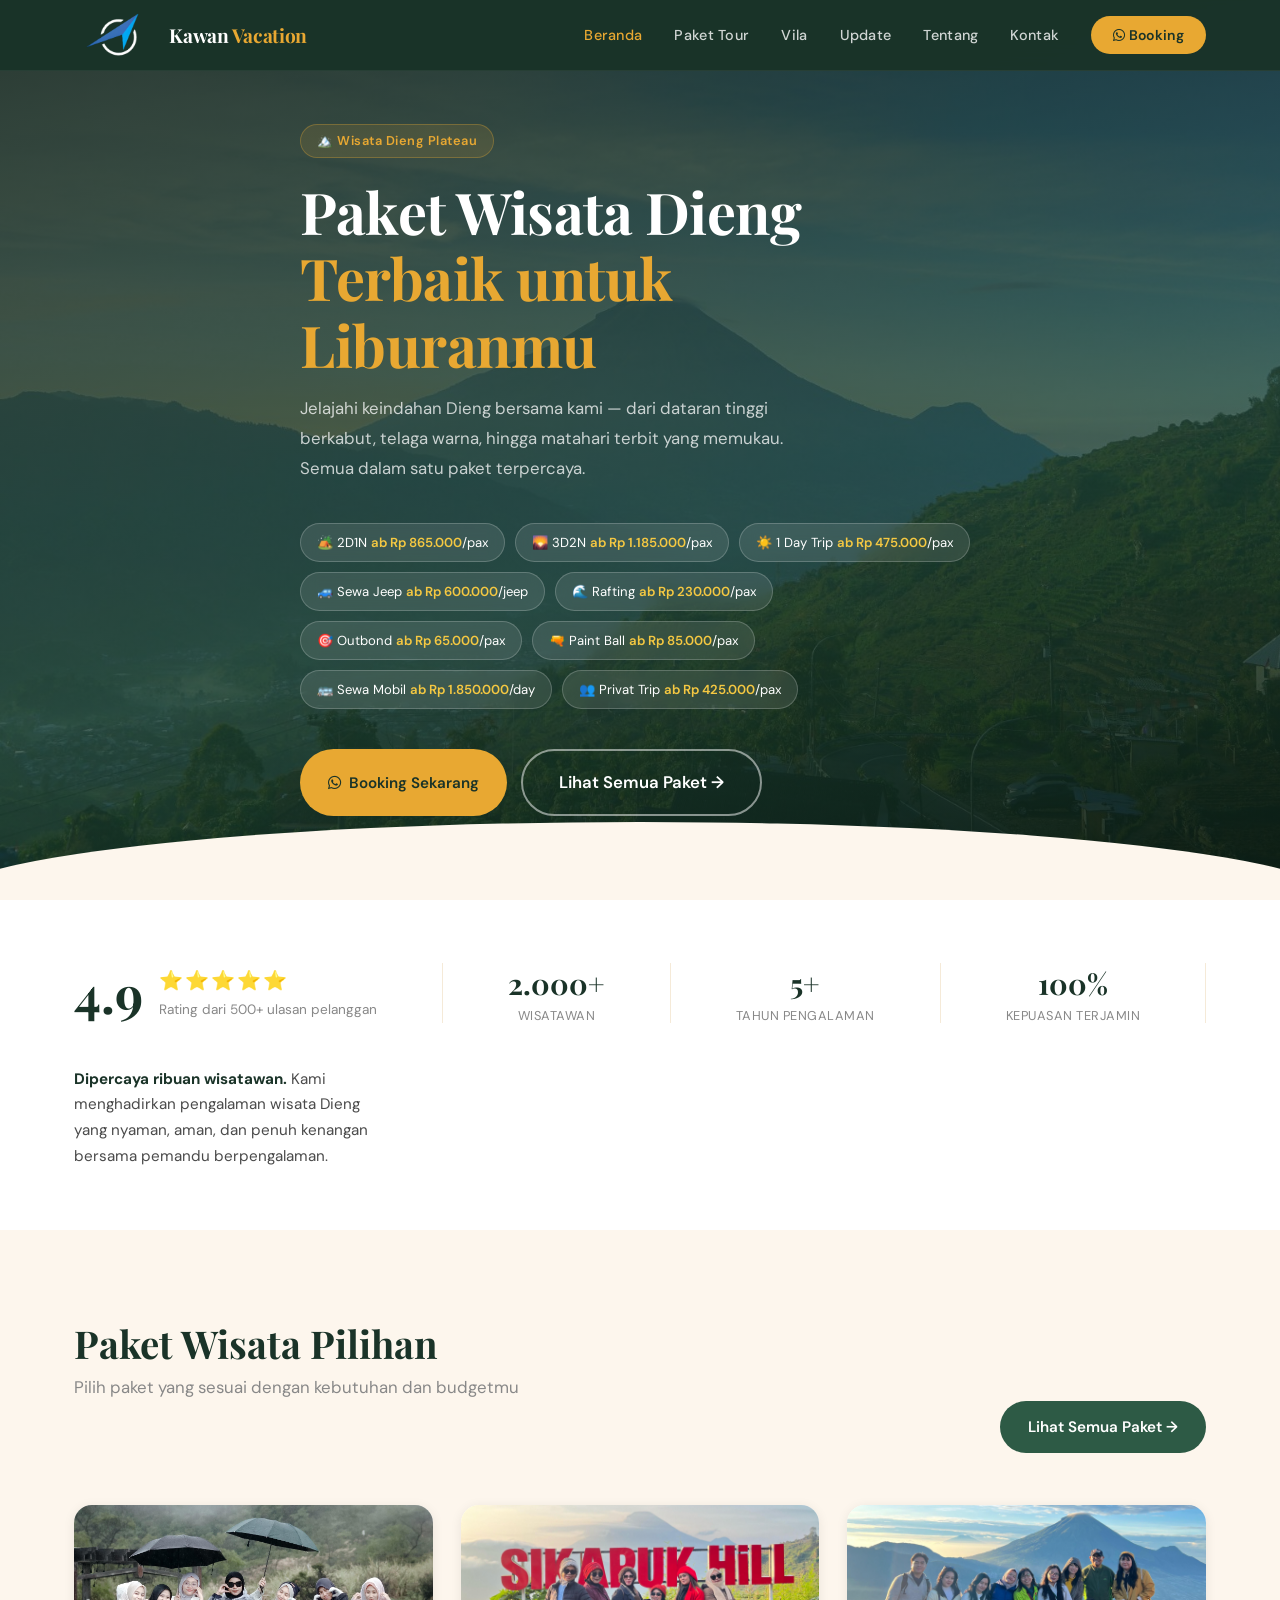
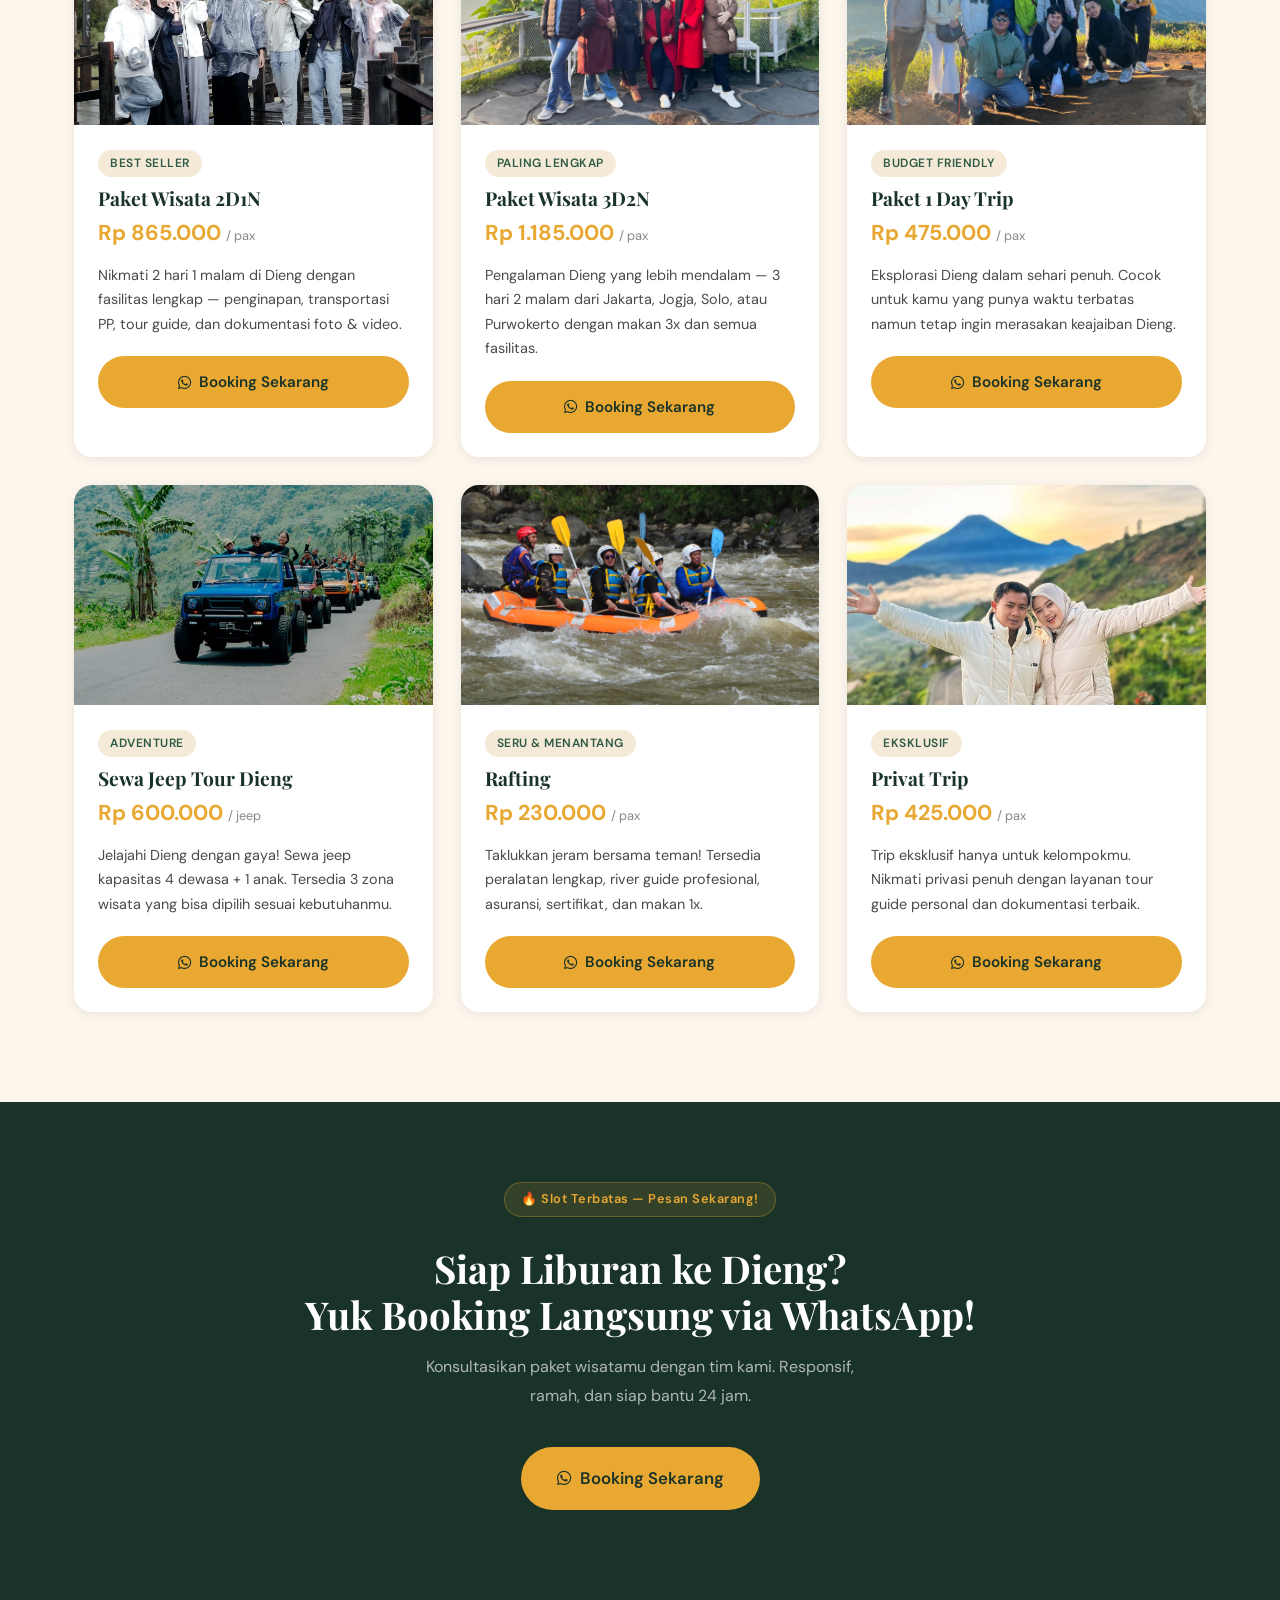
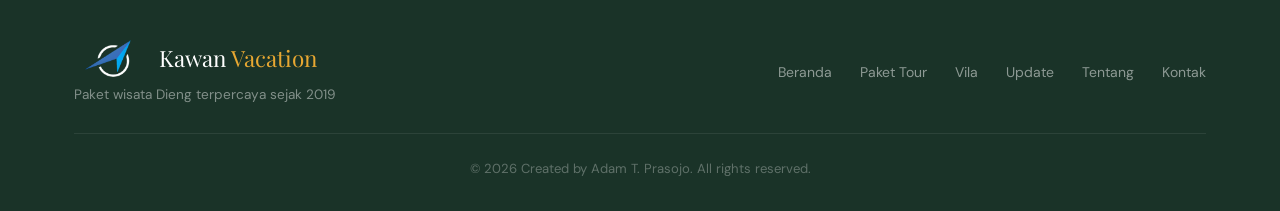
<file: index.html>
<!DOCTYPE html>
<html lang="id">
<head>
  <meta charset="UTF-8" />
  <meta name="viewport" content="width=device-width, initial-scale=1.0" />
  <title>Kawan Vacation — Paket Wisata Dieng Terbaik</title>
  <link rel="icon" href="images/favicon.png" type="image/png">
  <meta name="description" content="Kawan Vacation, paket wisata Dieng terbaik. 2D1N, 3D2N, 1 Day Trip, Jeep, Rafting, dan lebih banyak lagi. Booking via WhatsApp sekarang!" />
  <link rel="stylesheet" href="css/style (1).css" />
  <link rel="stylesheet" href="https://cdnjs.cloudflare.com/ajax/libs/font-awesome/6.5.0/css/all.min.css">
</head>
<body>

  <!-- ========== NAVBAR ========== -->
  <nav class="navbar">
    <div class="container">
      <a href="index.html" class="navbar-logo">
        <div class="logo-icon">
    <img src="images/logo.png" alt="Kawan Vacation">
  </div>
  <div class="logo-text">Kawan <span>Vacation</span></div>
      </a>
      <ul class="navbar-links" id="navLinks">
        <li><a href="index.html"class="active">Beranda</a></li>
        <li><a href="tour.html">Paket Tour</a></li>
        <li><a href="vila.html">Vila</a></li>
        <li><a href="update.html">Update</a></li>
        <li><a href="about.html">Tentang</a></li>
        <li><a href="contact.html">Kontak</a></li>
        <li><a href="https://wa.me/6282241704850" class="navbar-cta" target="_blank"><i class="fa-brands fa-whatsapp"></i> Booking</a></li>
      </ul>
      <button class="hamburger" id="hamburger" aria-label="Menu">
        <span></span><span></span><span></span>
      </button>
    </div>
  </nav>


  <!-- ========== HERO ========== -->
  <section class="hero">
    <div class="container">
      <div class="hero-content">
        <div class="hero-badge">
          <span class="badge">🏔️ Wisata Dieng Plateau</span>
        </div>

        <h1 class="hero-title">
          Paket Wisata Dieng
          <em>Terbaik untuk Liburanmu</em>
        </h1>

        <p class="hero-subtitle">
          Jelajahi keindahan Dieng bersama kami — dari dataran tinggi berkabut, telaga warna, hingga matahari terbit yang memukau. Semua dalam satu paket terpercaya.
        </p>

        <!-- Package Pills -->
        <div class="hero-packages">
          <div class="pkg-pill">🏕️ 2D1N <strong>ab Rp 865.000</strong>/pax</div>
          <div class="pkg-pill">🌄 3D2N <strong>ab Rp 1.185.000</strong>/pax</div>
          <div class="pkg-pill">☀️ 1 Day Trip <strong>ab Rp 475.000</strong>/pax</div>
          <div class="pkg-pill">🚙 Sewa Jeep <strong>ab Rp 600.000</strong>/jeep</div>
          <div class="pkg-pill">🌊 Rafting <strong>ab Rp 230.000</strong>/pax</div>
          <div class="pkg-pill">🎯 Outbond <strong>ab Rp 65.000</strong>/pax</div>
          <div class="pkg-pill">🔫 Paint Ball <strong>ab Rp 85.000</strong>/pax</div>
          <div class="pkg-pill">🚌 Sewa Mobil <strong>ab Rp 1.850.000</strong>/day</div>
          <div class="pkg-pill">👥 Privat Trip <strong>ab Rp 425.000</strong>/pax</div>
        </div>

        <div class="hero-cta">
          <a href="https://wa.me/6282241704850" class="btn btn-primary" target="_blank">
          <i class="fa-brands fa-whatsapp"></i> Booking Sekarang
          </a>
          <a href="tour.html" class="btn btn-outline btn-lg">
            Lihat Semua Paket →
          </a>
        </div>
      </div>
    </div>
  </section>


  <!-- ========== TRUST / RATING ========== -->
  <section class="trust-section">
    <div class="container">
      <div class="trust-inner">

        <div class="trust-rating">
          <div>
            <div class="rating-score">4.9</div>
          </div>
          <div>
            <div class="rating-stars">⭐⭐⭐⭐⭐</div>
            <div class="rating-label">Rating dari 500+ ulasan pelanggan</div>
          </div>
        </div>

        <div class="trust-divider"></div>

        <div class="trust-stat">
          <div class="number">2.000+</div>
          <div class="label">Wisatawan</div>
        </div>

        <div class="trust-divider"></div>

        <div class="trust-stat">
          <div class="number">5+</div>
          <div class="label">Tahun Pengalaman</div>
        </div>

        <div class="trust-divider"></div>

        <div class="trust-stat">
          <div class="number">100%</div>
          <div class="label">Kepuasan Terjamin</div>
        </div>

        <div class="trust-divider"></div>

        <div class="trust-text">
          <strong>Dipercaya ribuan wisatawan.</strong> Kami menghadirkan pengalaman wisata Dieng yang nyaman, aman, dan penuh kenangan bersama pemandu berpengalaman.
        </div>

      </div>
    </div>
  </section>


  <!-- ========== FEATURED PACKAGES ========== -->
  <section class="section featured-packages">
    <div class="container">
      <div class="section-header">
        <div class="left">
          <h2 class="section-title">Paket Wisata Pilihan</h2>
          <p class="section-subtitle">Pilih paket yang sesuai dengan kebutuhan dan budgetmu</p>
        </div>
        <a href="tour.html" class="btn btn-green">Lihat Semua Paket →</a>
      </div>

      <div class="grid-3">

        <!-- Card 1 -->
        <div class="card">
          <div class="card-img">
            <img src="images/b.jpg" alt="Paket Wisata 2D1N Dieng" loading="lazy" />
          </div>
          <div class="card-body">
            <span class="card-label">Best Seller</span>
            <h3 class="card-title">Paket Wisata 2D1N</h3>
            <div class="card-price">Rp 865.000 <span>/ pax</span></div>
            <p class="card-desc">Nikmati 2 hari 1 malam di Dieng dengan fasilitas lengkap — penginapan, transportasi PP, tour guide, dan dokumentasi foto & video.</p>
            <a href="https://wa.me/6282241704850?text=Saya%20ingin%20booking%20Paket%20Wisata%202D1N" class="btn btn-primary btn-full btn-wa">
              <i class="fa-brands fa-whatsapp"></i>
            Booking Sekarang
            </a>
          </div>
        </div>

        <!-- Card 2 -->
        <div class="card">
          <div class="card-img">
            <img src="images/b1.jpg" alt="Paket Wisata 3D2N Dieng" loading="lazy" />
          </div>
          <div class="card-body">
            <span class="card-label">Paling Lengkap</span>
            <h3 class="card-title">Paket Wisata 3D2N</h3>
            <div class="card-price">Rp 1.185.000 <span>/ pax</span></div>
            <p class="card-desc">Pengalaman Dieng yang lebih mendalam — 3 hari 2 malam dari Jakarta, Jogja, Solo, atau Purwokerto dengan makan 3x dan semua fasilitas.</p>
            <a href="https://wa.me/6282241704850?text=Saya%20ingin%20booking%20Paket%20Wisata%203D2N" class="btn btn-primary btn-full btn-wa">
              <i class="fa-brands fa-whatsapp"></i>
              Booking Sekarang
            </a>
          </div>
        </div>

        <!-- Card 3 -->
        <div class="card">
          <div class="card-img">
            <img src="images/b2.jpg" alt="1 Day Trip Dieng" loading="lazy" />
          </div>
          <div class="card-body">
            <span class="card-label">Budget Friendly</span>
            <h3 class="card-title">Paket 1 Day Trip</h3>
            <div class="card-price">Rp 475.000 <span>/ pax</span></div>
            <p class="card-desc">Eksplorasi Dieng dalam sehari penuh. Cocok untuk kamu yang punya waktu terbatas namun tetap ingin merasakan keajaiban Dieng.</p>
            <a href="https://wa.me/6282241704850?text=Saya%20ingin%20booking%20Paket%201%20Day%20Trip" class="btn btn-primary btn-full btn-wa">
              <i class="fa-brands fa-whatsapp"></i>
              Booking Sekarang
            </a>
          </div>
        </div>

        <!-- Card 4 -->
        <div class="card">
          <div class="card-img">
            <img src="images/jeep-1.jpg" alt="Sewa Jeep Dieng" loading="lazy" />
          </div>
          <div class="card-body">
            <span class="card-label">Adventure</span>
            <h3 class="card-title">Sewa Jeep Tour Dieng</h3>
            <div class="card-price">Rp 600.000 <span>/ jeep</span></div>
            <p class="card-desc">Jelajahi Dieng dengan gaya! Sewa jeep kapasitas 4 dewasa + 1 anak. Tersedia 3 zona wisata yang bisa dipilih sesuai kebutuhanmu.</p>
            <a href="https://wa.me/6282241704850?text=Saya%20ingin%20booking%20Sewa%20Jeep%20Dieng" class="btn btn-primary btn-full btn-wa">
              <i class="fa-brands fa-whatsapp"></i>
              Booking Sekarang
            </a>
          </div>
        </div>

        <!-- Card 5 -->
        <div class="card">
          <div class="card-img">
            <img src="images/rafting.jpg" alt="Rafting Dieng" loading="lazy" />
          </div>
          <div class="card-body">
            <span class="card-label">Seru & Menantang</span>
            <h3 class="card-title">Rafting</h3>
            <div class="card-price">Rp 230.000 <span>/ pax</span></div>
            <p class="card-desc">Taklukkan jeram bersama teman! Tersedia peralatan lengkap, river guide profesional, asuransi, sertifikat, dan makan 1x.</p>
            <a href="https://wa.me/6282241704850?text=Saya%20ingin%20booking%20Rafting" class="btn btn-primary btn-full btn-wa">
              <i class="fa-brands fa-whatsapp"></i>
              Booking Sekarang
            </a>
          </div>
        </div>

        <!-- Card 6 -->
        <div class="card">
          <div class="card-img">
            <img src="images/private.jpg" alt="Privat Trip Dieng" loading="lazy" />
          </div>
          <div class="card-body">
            <span class="card-label">Eksklusif</span>
            <h3 class="card-title">Privat Trip</h3>
            <div class="card-price">Rp 425.000 <span>/ pax</span></div>
            <p class="card-desc">Trip eksklusif hanya untuk kelompokmu. Nikmati privasi penuh dengan layanan tour guide personal dan dokumentasi terbaik.</p>
            <a href="https://wa.me/6282241704850?text=Saya%20ingin%20booking%20Privat%20Trip" class="btn btn-primary btn-full btn-wa">
              <i class="fa-brands fa-whatsapp"></i>
              Booking Sekarang
            </a>
          </div>
        </div>

      </div><!-- /grid -->
    </div>
  </section>


  <!-- ========== BIG CTA BANNER ========== -->
  <section style="background: var(--green-dark); padding: 80px 0; text-align: center;">
    <div class="container">
      <span class="badge" style="margin-bottom: 20px; display: inline-flex;">🔥 Slot Terbatas — Pesan Sekarang!</span>
      <h2 style="font-family: 'Playfair Display', serif; font-size: clamp(1.8rem, 3vw, 2.8rem); color: #fff; margin-bottom: 16px; margin-top: 8px;">
        Siap Liburan ke Dieng? <br/>Yuk Booking Langsung via WhatsApp!
      </h2>
      <p style="color: rgba(255,255,255,0.65); font-size: 1rem; max-width: 480px; margin: 0 auto 36px; line-height: 1.8;">
        Konsultasikan paket wisatamu dengan tim kami. Responsif, ramah, dan siap bantu 24 jam.
      </p>
      <a href="https://wa.me/6282241704850" class="btn btn-primary btn-lg btn-wa">
        <i class="fa-brands fa-whatsapp"></i>
        Booking Sekarang
      </a>
    </div>
  </section>


  <!-- ========== FOOTER ========== -->
  <footer class="footer">
    <div class="container">
      <div class="footer-inner">
        <div class="footer-brand">
          <div class="footer-logo">
          <img src="images/logo.png" alt="Kawan Vacation">
          <div class="logo-text">Kawan <span>Vacation</span></div>
        </div>
          <p>Paket wisata Dieng terpercaya sejak 2019</p>
        </div>
        <ul class="footer-links">
          <li><a href="index.html">Beranda</a></li>
          <li><a href="tour.html">Paket Tour</a></li>
          <li><a href="vila.html">Vila</a></li>
          <li><a href="update.html">Update</a></li>
          <li><a href="about.html">Tentang</a></li>
          <li><a href="contact.html">Kontak</a></li>
        </ul>
      </div>
      <p class="footer-copy">© 2026 Created by Adam T. Prasojo. All rights reserved.</p>
    </div>
  </footer>


  <!-- ========== SCRIPT ========== -->
  <script>
    // Hamburger menu toggle
    const hamburger = document.getElementById('hamburger');
    const navLinks  = document.getElementById('navLinks');
    hamburger.addEventListener('click', () => {
      navLinks.classList.toggle('open');
    });
  </script>

</body>
</html>
</file>
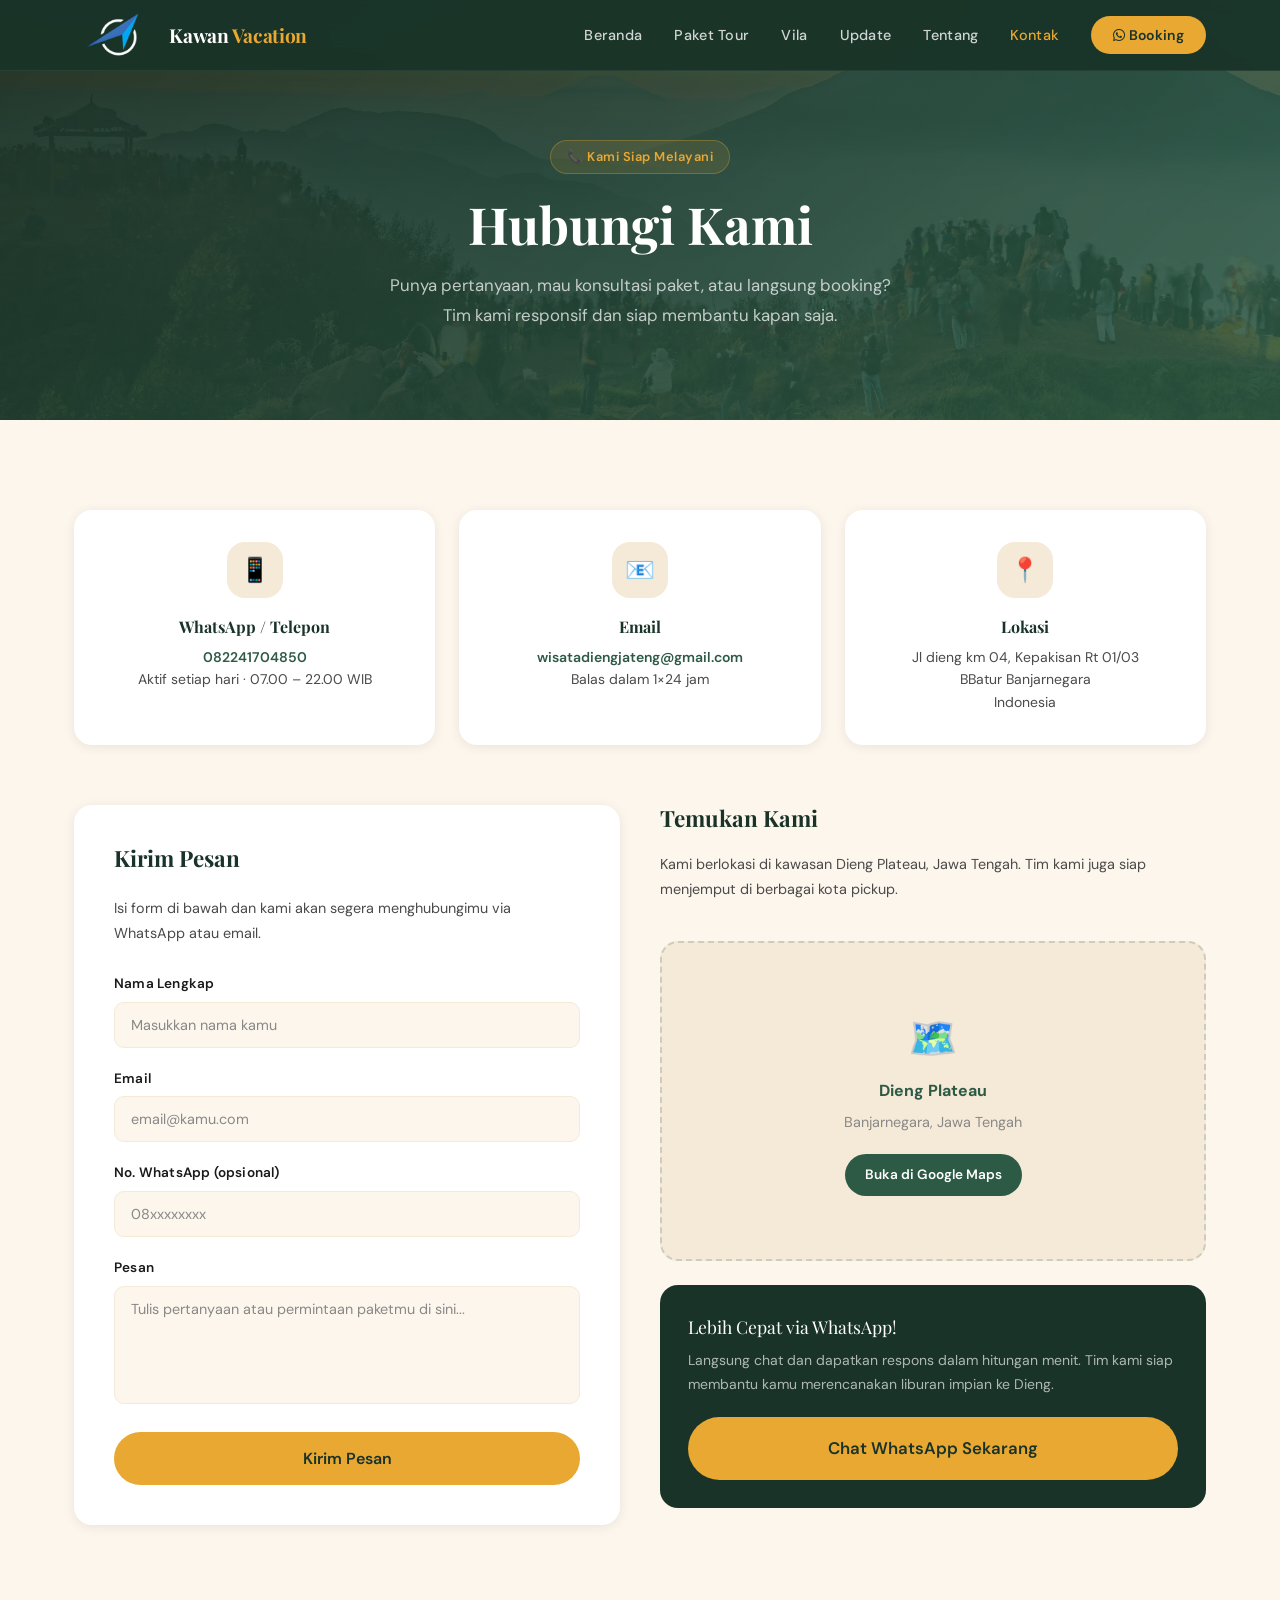
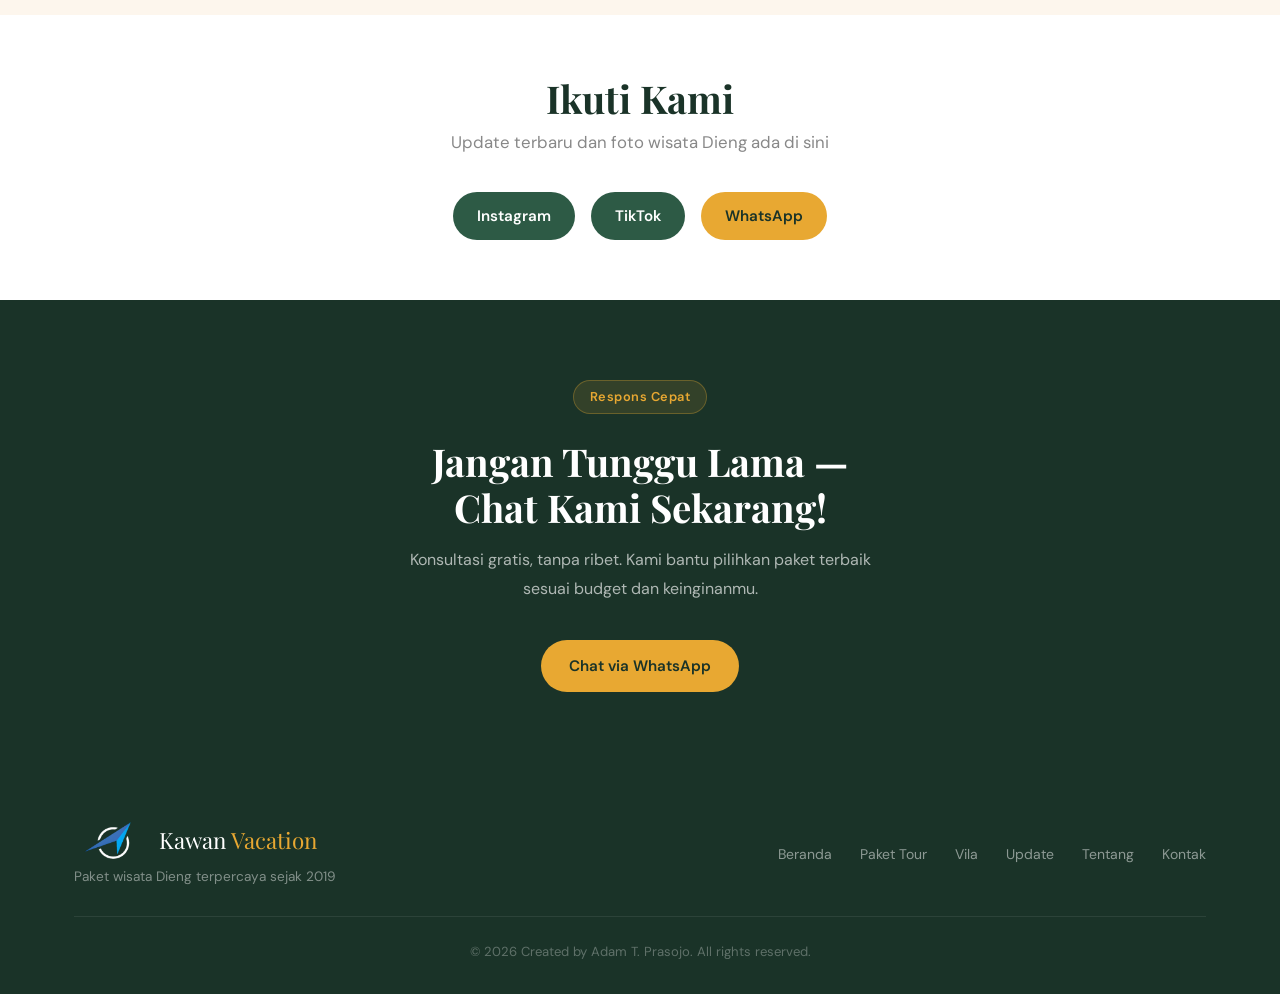
<file: contact.html>
<!DOCTYPE html>
<html lang="id">
<head>
  <meta charset="UTF-8" />
  <meta name="viewport" content="width=device-width, initial-scale=1.0" />
  <title>Hubungi Kami — Kawan Vacation</title>
  <meta name="description" content="Hubungi Kawan Vacation via WhatsApp, email, atau form kontak. Kami siap membantu perencanaan wisata Dieng terbaikmu." />
  <link rel="stylesheet" href="css/style (1).css" />
  <link rel="stylesheet" href="https://cdnjs.cloudflare.com/ajax/libs/font-awesome/6.5.0/css/all.min.css">
</head>
<body>

  <!-- ========== NAVBAR ========== -->
  <nav class="navbar">
    <div class="container">
      <a href="index.html" class="navbar-logo">
        <div class="logo-icon">
    <img src="images/logo.png" alt="Kawan Vacation">
  </div>
  <div class="logo-text">Kawan <span>Vacation</span></div>
      </a>
      <ul class="navbar-links" id="navLinks">
        <li><a href="index.html">Beranda</a></li>
        <li><a href="tour.html">Paket Tour</a></li>
        <li><a href="vila.html">Vila</a></li>
        <li><a href="update.html">Update</a></li>
        <li><a href="about.html">Tentang</a></li>
        <li><a href="contact.html" class="active">Kontak</a></li>
        <li><a href="https://wa.me/6282241704850" class="navbar-cta" target="_blank"><i class="fa-brands fa-whatsapp"></i> Booking</a></li>
      </ul>
      <button class="hamburger" id="hamburger" aria-label="Menu">
        <span></span><span></span><span></span>
      </button>
    </div>
  </nav>

  <!-- ========== PAGE HERO ========== -->
  <section class="page-hero">
    <div class="container">
      <span class="badge">📞 Kami Siap Melayani</span>
      <h1>Hubungi Kami</h1>
      <p>Punya pertanyaan, mau konsultasi paket, atau langsung booking? Tim kami responsif dan siap membantu kapan saja.</p>
    </div>
  </section>

  <!-- ========== CONTACT INFO CARDS ========== -->
  <section class="section" style="background: var(--cream);">
    <div class="container">

      <div class="contact-info-grid">

        <div class="contact-info-card">
          <div class="contact-icon">📱</div>
          <h4>WhatsApp / Telepon</h4>
          <p>
            <a href="https://wa.me/6282241704850">082241704850</a>
            <br/>Aktif setiap hari · 07.00 – 22.00 WIB
          </p>
        </div>

        <div class="contact-info-card">
          <div class="contact-icon">📧</div>
          <h4>Email</h4>
          <p>
            <a href="mailto:wisatadiengjateng@gmail.com">wisatadiengjateng@gmail.com</a>
            <br/>Balas dalam 1×24 jam
          </p>
        </div>

        <div class="contact-info-card">
          <div class="contact-icon">📍</div>
          <h4>Lokasi</h4>
          <p>
            Jl dieng km 04, Kepakisan Rt 01/03<br/>
            BBatur Banjarnegara<br/>
            Indonesia
          </p>
        </div>

      </div>

      <!-- FORM + MAP -->
      <div class="contact-two-col">

        <!-- Contact Form -->
        <div class="contact-form-wrap">
          <h3>Kirim Pesan</h3>
          <p class="card-desc" style="margin-bottom:28px;">Isi form di bawah dan kami akan segera menghubungimu via WhatsApp atau email.</p>

          <form id="contactForm" onsubmit="handleSubmit(event)">
            <div class="form-group">
              <label for="nama">Nama Lengkap</label>
              <input type="text" id="nama" name="nama" placeholder="Masukkan nama kamu" required />
            </div>
            <div class="form-group">
              <label for="email">Email</label>
              <input type="email" id="email" name="email" placeholder="email@kamu.com" required />
            </div>
            <div class="form-group">
              <label for="telp">No. WhatsApp (opsional)</label>
              <input type="tel" id="telp" name="telp" placeholder="08xxxxxxxx" />
            </div>
            <div class="form-group">
              <label for="pesan">Pesan</label>
              <textarea id="pesan" name="pesan" rows="5" placeholder="Tulis pertanyaan atau permintaan paketmu di sini..." required></textarea>
            </div>
            <button type="submit" class="btn btn-primary btn-full" style="font-size:1rem; padding:16px 28px;">
              Kirim Pesan
            </button>
          </form>
        </div>

        <!-- Map + Quick Contact -->
        <div class="map-wrap">
          <h3>Temukan Kami</h3>
          <p class="card-desc">Kami berlokasi di kawasan Dieng Plateau, Jawa Tengah. Tim kami juga siap menjemput di berbagai kota pickup.</p>

          <!-- Map Placeholder -->
          <div class="map-placeholder">
            <div class="map-icon">🗺️</div>
            <strong>Dieng Plateau</strong>
            <span>Banjarnegara, Jawa Tengah</span>
            <a href="https://www.google.com/maps/place/Jl.+Kepakisan,+Sigalang,+Kepakisan,+Kec.+Batur,+Kab.+Banjarnegara,+Jawa+Tengah+53456/@-7.1986417,109.8729881,18z/data=!3m1!4b1!4m14!1m7!3m6!1s0x89599cdfa5073cff:0xeb0cf52a03a6b0ca!2sKawan+Vacation!8m2!3d-7.198762!4d109.8807045!16s%2Fg%2F11xtjyngtd!3m5!1s0x2e700dc962a58bd5:0x4431c76c5b481b21!8m2!3d-7.1986432!4d109.8743892!16s%2Fg%2F11g642cl13?entry=ttu&g_ep=EgoyMDI2MDQxNS4wIKXMDSoASAFQAw%3D%3D"
              target="_blank" class="btn btn-green" style="margin-top:12px; padding:10px 20px; font-size:0.85rem;">
              Buka di Google Maps
            </a>
          </div>

          <!-- Quick contact box -->
          <div style="background: var(--green-dark); border-radius: var(--radius-md); padding:28px; margin-top:4px;">
            <div style="font-family:'Playfair Display',serif; font-size:1.1rem; color:var(--white); margin-bottom:8px;">
              Lebih Cepat via WhatsApp!
            </div>
            <p style="font-size:0.875rem; color:rgba(255,255,255,0.65); margin-bottom:20px; line-height:1.7;">
              Langsung chat dan dapatkan respons dalam hitungan menit. Tim kami siap membantu kamu merencanakan liburan impian ke Dieng.
            </p>
            <a href="https://wa.me/6282241704850?text=Halo%20Kawan%20Vacation%2C%20saya%20ingin%20konsultasi%20paket%20wisata%20Dieng" class="btn btn-primary btn-full btn-wa btn-lg">
              Chat WhatsApp Sekarang
            </a>
          </div>

        </div>

      </div><!-- /contact-two-col -->

    </div>
  </section>

  <!-- ========== SOCIAL / QUICK LINKS ========== -->
  <section style="background: var(--white); padding: 60px 0;">
    <div class="container" style="text-align:center;">
      <h2 class="section-title" style="margin-bottom:8px;">Ikuti Kami</h2>
      <p class="section-subtitle" style="margin-bottom:36px;">Update terbaru dan foto wisata Dieng ada di sini</p>
      <div style="display:flex; justify-content:center; gap:16px; flex-wrap:wrap;">
        <a href="https://www.instagram.com/wisatadieng_id/" class="btn btn-green" style="padding:12px 24px;">
          Instagram
        </a>
        <a href="https://www.tiktok.com/@wisatadieng_id" class="btn btn-green" style="padding:12px 24px;">
          TikTok
        </a>
        <a href="https://wa.me/6282241704850" class="btn btn-primary" style="padding:12px 24px;">
          WhatsApp
        </a>
      </div>
    </div>
  </section>

  <!-- ========== CTA BANNER ========== -->
  <section class="cta-banner">
    <div class="container">
      <span class="badge" style="display:inline-flex; margin-bottom:16px;">Respons Cepat</span>
      <h2>Jangan Tunggu Lama —<br/>Chat Kami Sekarang!</h2>
      <p>Konsultasi gratis, tanpa ribet. Kami bantu pilihkan paket terbaik sesuai budget dan keinginanmu.</p>
      <a href="https://wa.me/6282241704850" class="btn btn-primary">
        Chat via WhatsApp
      </a>
    </div>
  </section>

  <!-- ========== FOOTER ========== -->
  <footer class="footer">
    <div class="container">
      <div class="footer-inner">
        <div class="footer-brand">
          <div class="footer-logo">
          <img src="images/logo.png" alt="Kawan Vacation">
          <div class="logo-text">Kawan <span>Vacation</span></div>
        </div>
          <p>Paket wisata Dieng terpercaya sejak 2019</p>
        </div>
        <ul class="footer-links">
          <li><a href="index.html">Beranda</a></li>
          <li><a href="tour.html">Paket Tour</a></li>
          <li><a href="vila.html">Vila</a></li>
          <li><a href="update.html">Update</a></li>
          <li><a href="about.html">Tentang</a></li>
          <li><a href="contact.html">Kontak</a></li>
        </ul>
      </div>
      <p class="footer-copy">© 2026 Created by Adam T. Prasojo. All rights reserved.</p>
    </div>
  </footer>

  <script>
    // Hamburger
    const hamburger = document.getElementById('hamburger');
    const navLinks  = document.getElementById('navLinks');
    hamburger.addEventListener('click', () => navLinks.classList.toggle('open'));

    // Form submit → redirect to WhatsApp
    function handleSubmit(e) {
      e.preventDefault();
      const nama  = document.getElementById('nama').value.trim();
      const pesan = document.getElementById('pesan').value.trim();
      const msg   = encodeURIComponent(`Halo Kawan Vacation!\n\nNama: ${nama}\n\nPesan:\n${pesan}`);
      window.open(`https://wa.me/6282241704850?text=${msg}`, '_blank');
    }
  </script>
</body>
</html>
</file>
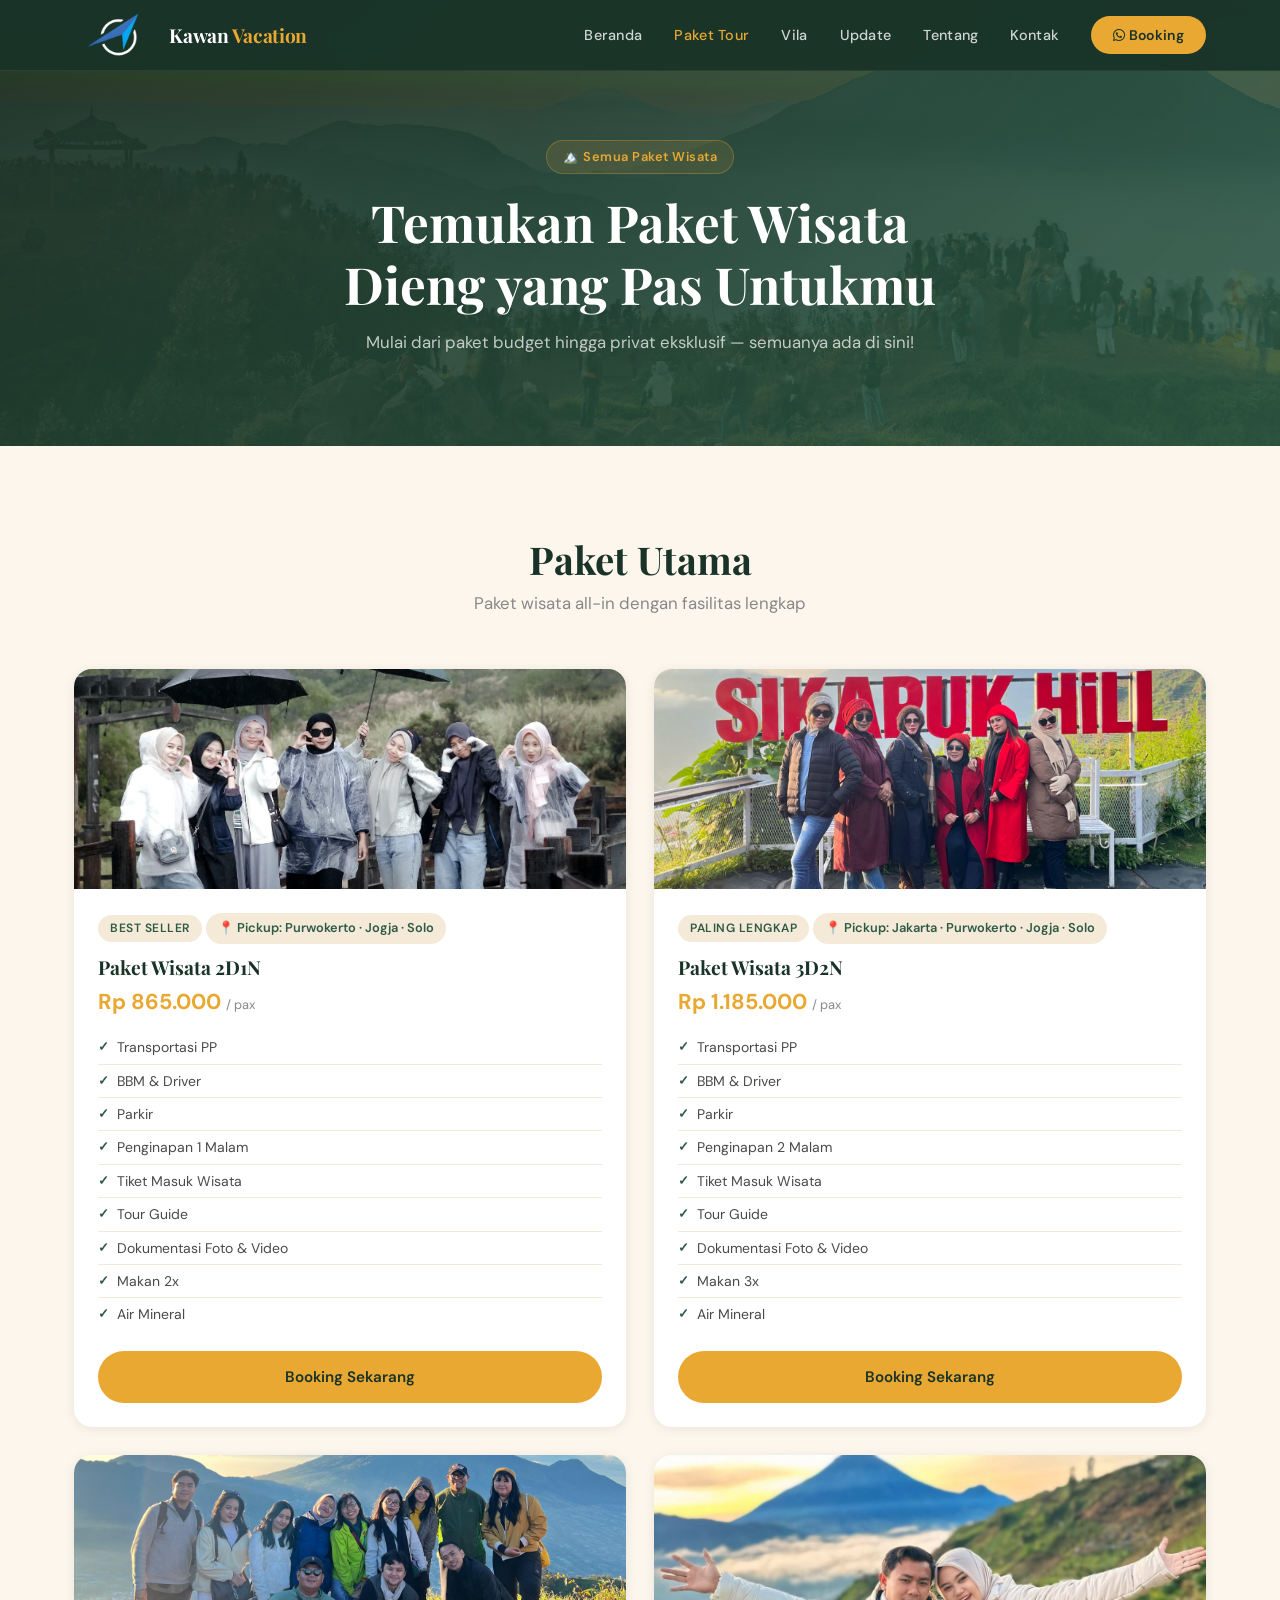
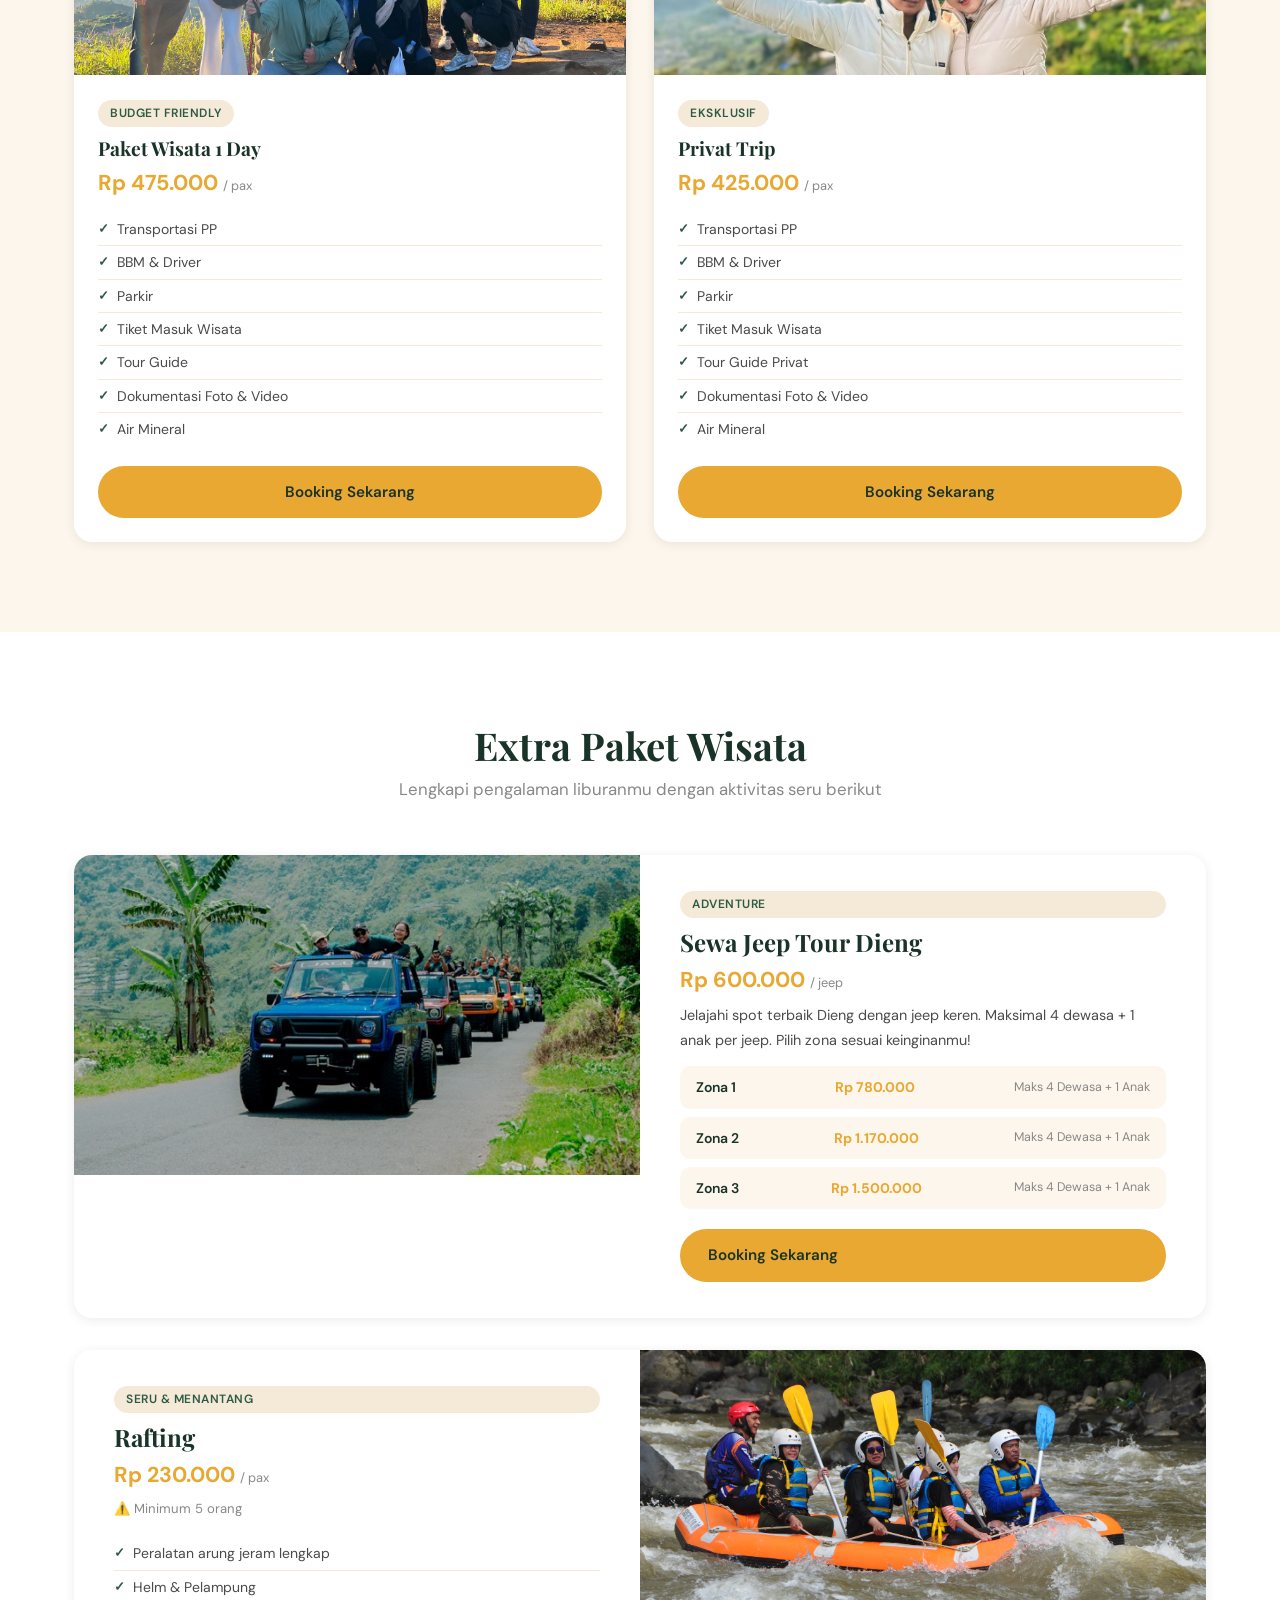
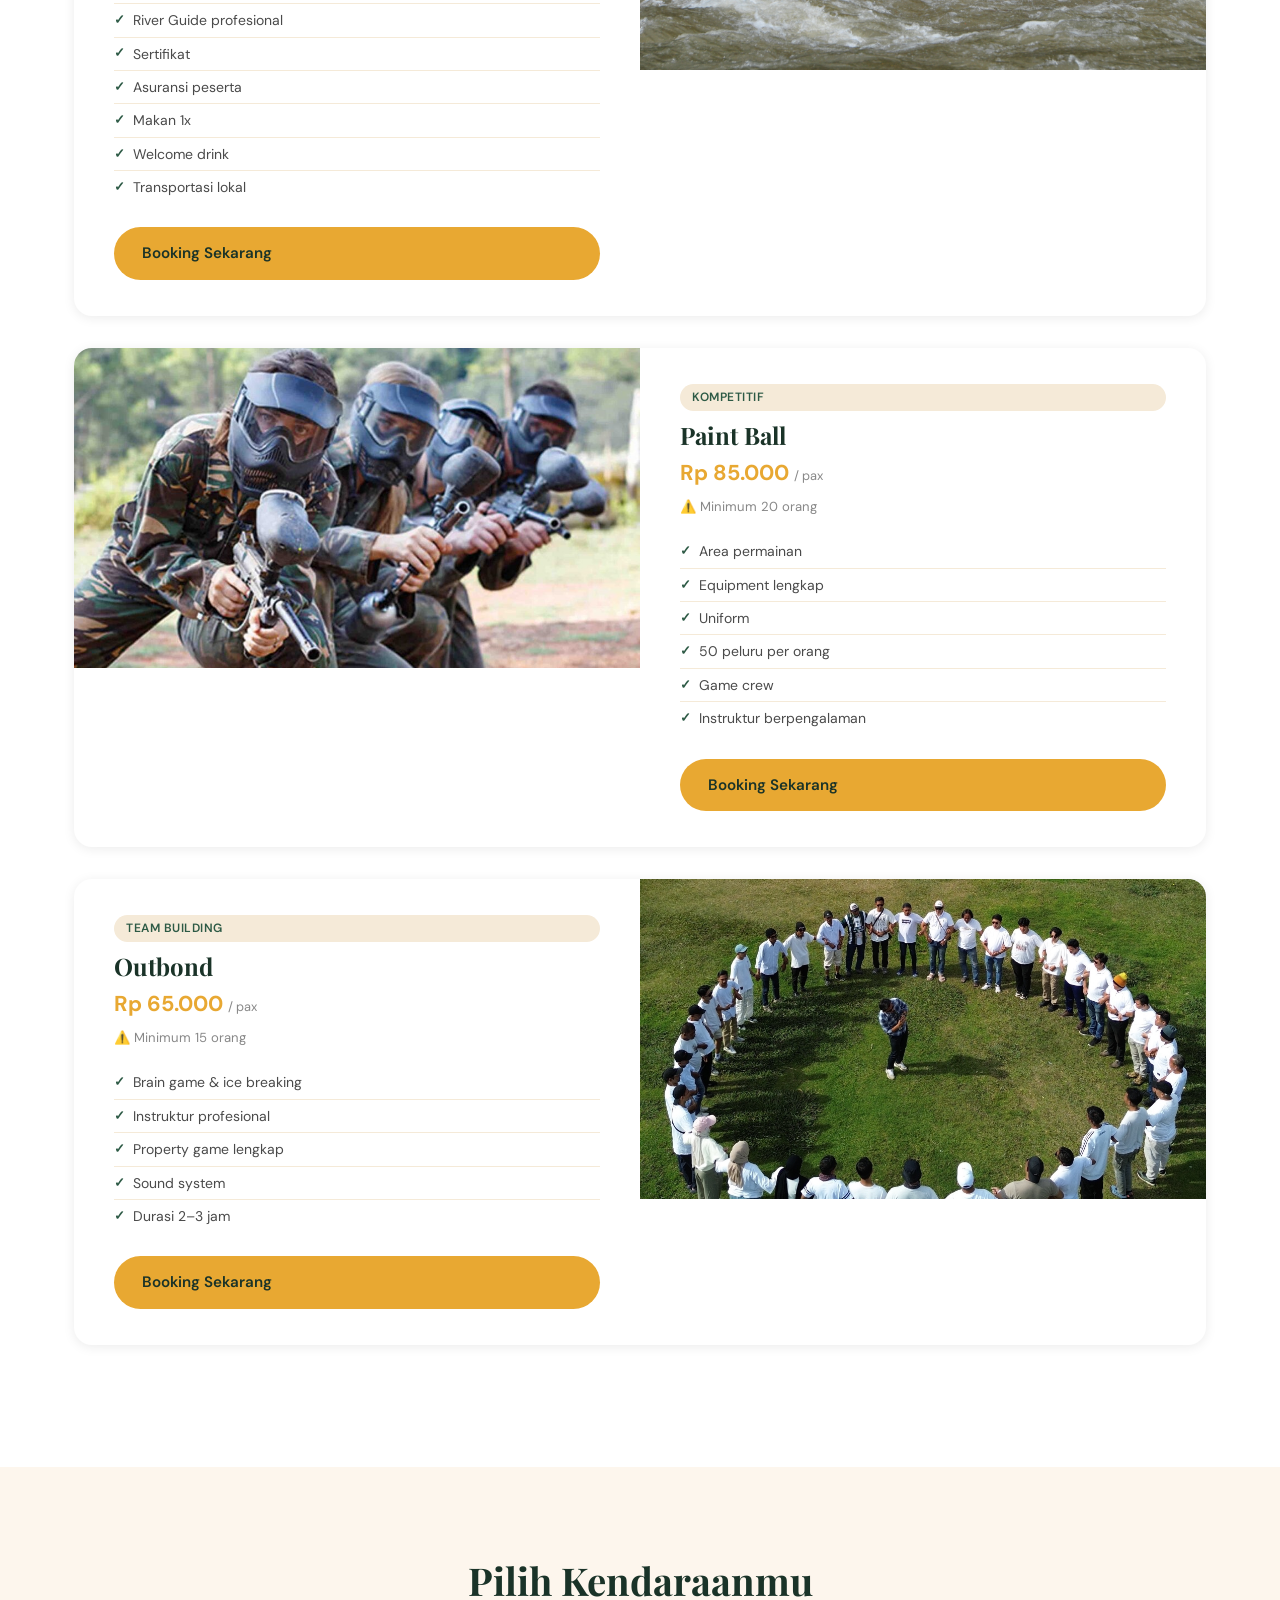
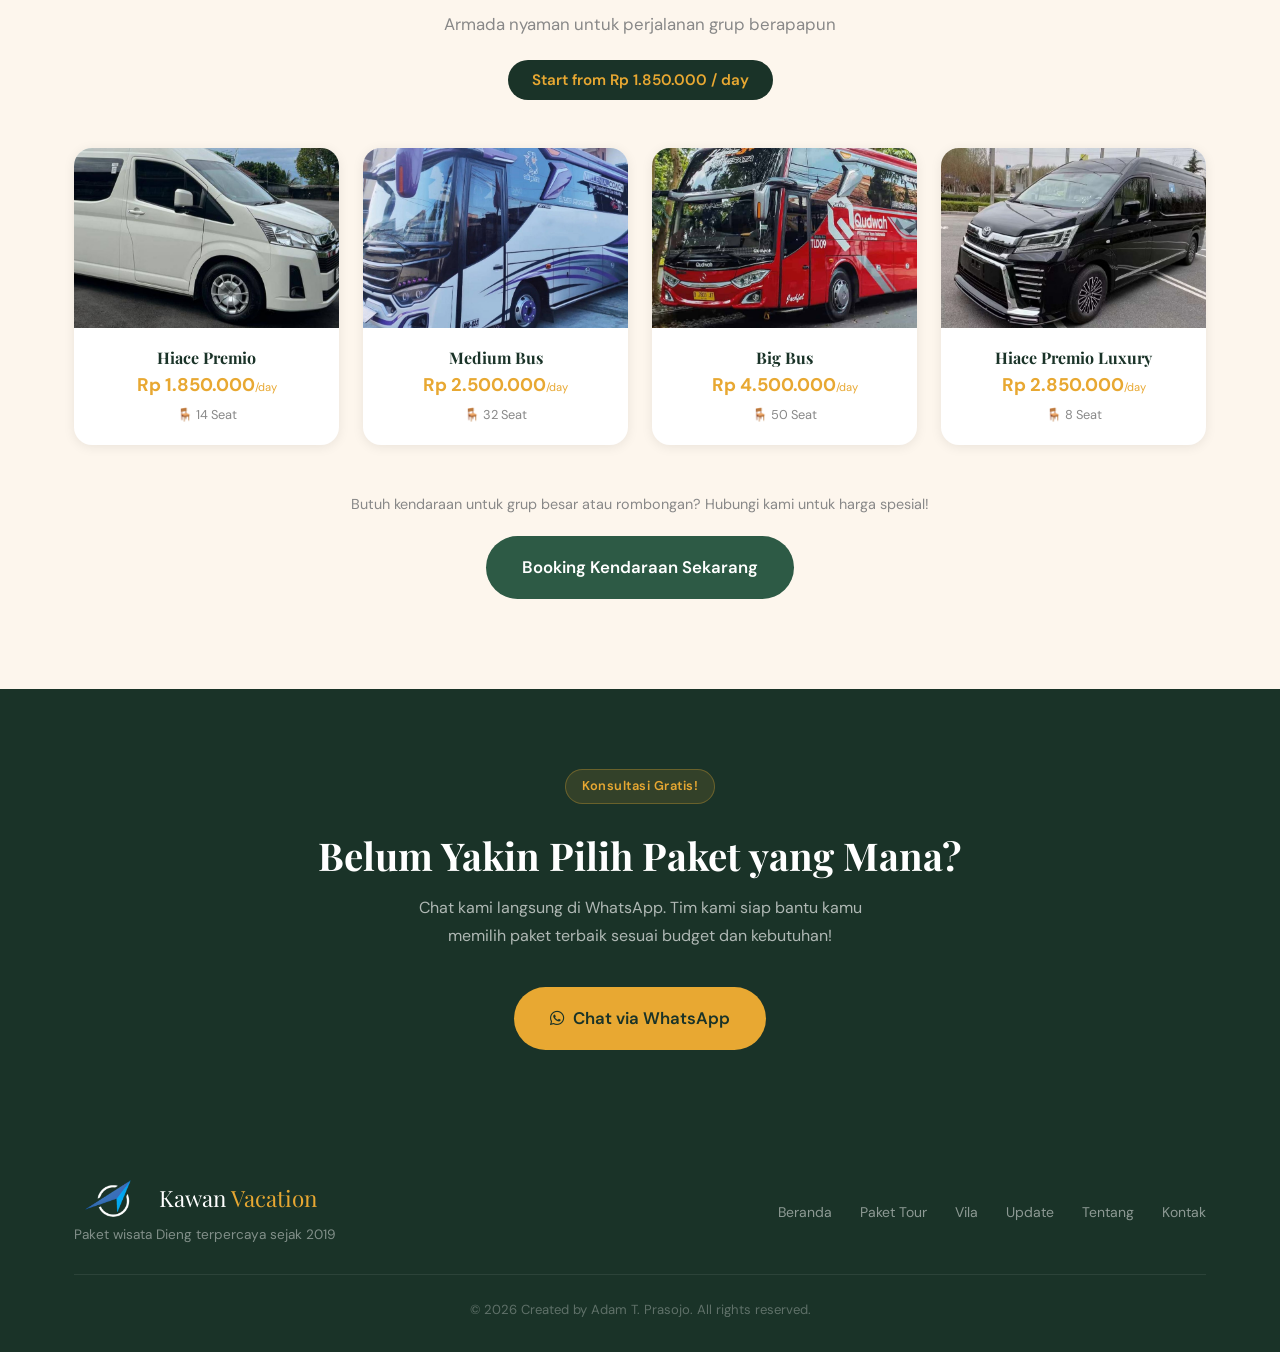
<file: tour.html>
<!DOCTYPE html>
<html lang="id">
<head>
  <meta charset="UTF-8" />
  <meta name="viewport" content="width=device-width, initial-scale=1.0" />
  <title>Paket Tour Dieng — Kawan Vacation</title>
  <meta name="description" content="Semua paket wisata Dieng tersedia di sini. 2D1N, 3D2N, 1 Day Trip, Privat Trip, Jeep, Rafting, Outbond, Paint Ball, dan Sewa Kendaraan." />
  <link rel="stylesheet" href="css/style (1).css" />
  <link rel="stylesheet" href="https://cdnjs.cloudflare.com/ajax/libs/font-awesome/6.5.0/css/all.min.css">
</head>
<body>

  <!-- ========== NAVBAR ========== -->
  <nav class="navbar">
    <div class="container">
      <a href="index.html" class="navbar-logo">
        <div class="logo-icon">
        <img src="images/logo.png" alt="Kawan Vacation">
        </div>
        <div class="logo-text">Kawan <span>Vacation</span></div>
      </a>
      <ul class="navbar-links" id="navLinks">
        <li><a href="index.html">Beranda</a></li>
        <li><a href="tour.html" class="active">Paket Tour</a></li>
        <li><a href="vila.html">Vila</a></li>
        <li><a href="update.html">Update</a></li>
        <li><a href="about.html">Tentang</a></li>
        <li><a href="contact.html">Kontak</a></li>
        <li><a href="https://wa.me/6282241704850" class="navbar-cta" target="_blank"><i class="fa-brands fa-whatsapp"></i> Booking</a></li>
      </ul>
      <button class="hamburger" id="hamburger" aria-label="Menu">
        <span></span><span></span><span></span>
      </button>
    </div>
  </nav>


  <!-- ========== TOUR HERO ========== -->
  <section class="tour-hero">
    <div class="container">
      <span class="badge" style="margin-bottom: 18px; display: inline-flex;">🏔️ Semua Paket Wisata</span>
      <h1 class="font-display" style="font-size: clamp(2rem, 4vw, 3.2rem); margin-bottom: 14px;">
        Temukan Paket Wisata <br/>Dieng yang Pas Untukmu
      </h1>
      <p>Mulai dari paket budget hingga privat eksklusif — semuanya ada di sini!</p>
    </div>
  </section>


  <!-- ========================================================
       SECTION 1: MAIN PACKAGES
  ======================================================== -->
  <section class="section" style="background: var(--cream);">
    <div class="container">
      <div style="text-align: center; margin-bottom: 52px;">
        <h2 class="section-title">Paket Utama</h2>
        <p class="section-subtitle">Paket wisata all-in dengan fasilitas lengkap</p>
      </div>

      <div class="grid-2">

        <!-- Paket 2D1N -->
        <div class="card">
          <div class="card-img">
            <img src="images/b.jpg" alt="Paket 2D1N Dieng" loading="lazy" />
          </div>
          <div class="card-body">
            <span class="card-label">Best Seller</span>
            <div class="pickup-tag">📍 Pickup: Purwokerto · Jogja · Solo</div>
            <h3 class="card-title">Paket Wisata 2D1N</h3>
            <div class="card-price">Rp 865.000 <span>/ pax</span></div>
            <ul class="facility-list">
              <li>Transportasi PP</li>
              <li>BBM & Driver</li>
              <li>Parkir</li>
              <li>Penginapan 1 Malam</li>
              <li>Tiket Masuk Wisata</li>
              <li>Tour Guide</li>
              <li>Dokumentasi Foto & Video</li>
              <li>Makan 2x</li>
              <li>Air Mineral</li>
            </ul>
            <a href="https://wa.me/6282241704850?text=Saya%20ingin%20booking%20Paket%20Wisata%202D1N" class="btn btn-primary btn-full btn-wa">
              Booking Sekarang
            </a>
          </div>
        </div>

        <!-- Paket 3D2N -->
        <div class="card">
          <div class="card-img">
            <img src="images/b1.jpg" alt="Paket 3D2N Dieng" loading="lazy" />
          </div>
          <div class="card-body">
            <span class="card-label">Paling Lengkap</span>
            <div class="pickup-tag">📍 Pickup: Jakarta · Purwokerto · Jogja · Solo</div>
            <h3 class="card-title">Paket Wisata 3D2N</h3>
            <div class="card-price">Rp 1.185.000 <span>/ pax</span></div>
            <ul class="facility-list">
              <li>Transportasi PP</li>
              <li>BBM & Driver</li>
              <li>Parkir</li>
              <li>Penginapan 2 Malam</li>
              <li>Tiket Masuk Wisata</li>
              <li>Tour Guide</li>
              <li>Dokumentasi Foto & Video</li>
              <li>Makan 3x</li>
              <li>Air Mineral</li>
            </ul>
            <a href="https://wa.me/6282241704850?text=Saya%20ingin%20booking%20Paket%20Wisata%203D2N" class="btn btn-primary btn-full btn-wa">
              Booking Sekarang
            </a>
          </div>
        </div>

        <!-- Paket 1 Day -->
        <div class="card">
          <div class="card-img">
            <img src="images/b2.jpg" alt="1 Day Trip Dieng" loading="lazy" />
          </div>
          <div class="card-body">
            <span class="card-label">Budget Friendly</span>
            <h3 class="card-title">Paket Wisata 1 Day</h3>
            <div class="card-price">Rp 475.000 <span>/ pax</span></div>
            <ul class="facility-list">
              <li>Transportasi PP</li>
              <li>BBM & Driver</li>
              <li>Parkir</li>
              <li>Tiket Masuk Wisata</li>
              <li>Tour Guide</li>
              <li>Dokumentasi Foto & Video</li>
              <li>Air Mineral</li>
            </ul>
            <a href="https://wa.me/6282241704850?text=Saya%20ingin%20booking%20Paket%201%20Day%20Trip" class="btn btn-primary btn-full btn-wa">
              Booking Sekarang
            </a>
          </div>
        </div>

        <!-- Privat Trip -->
        <div class="card">
          <div class="card-img">
            <img src="images/private.jpg" alt="Privat Trip Dieng" loading="lazy" />
          </div>
          <div class="card-body">
            <span class="card-label">Eksklusif</span>
            <h3 class="card-title">Privat Trip</h3>
            <div class="card-price">Rp 425.000 <span>/ pax</span></div>
            <ul class="facility-list">
              <li>Transportasi PP</li>
              <li>BBM & Driver</li>
              <li>Parkir</li>
              <li>Tiket Masuk Wisata</li>
              <li>Tour Guide Privat</li>
              <li>Dokumentasi Foto & Video</li>
              <li>Air Mineral</li>
            </ul>
            <a href="https://wa.me/6282241704850?text=Saya%20ingin%20booking%20Privat%20Trip" class="btn btn-primary btn-full btn-wa">
              Booking Sekarang
            </a>
          </div>
        </div>

      </div><!-- /grid-2 -->
    </div>
  </section>


  <!-- ========================================================
       SECTION 2: EXTRA PAKET
  ======================================================== -->
  <section class="section extra-section">
    <div class="container">
      <div style="text-align: center; margin-bottom: 52px;">
        <h2 class="section-title">Extra Paket Wisata</h2>
        <p class="section-subtitle">Lengkapi pengalaman liburanmu dengan aktivitas seru berikut</p>
      </div>

      <!-- Jeep -->
      <div class="extra-item">
        <div class="extra-img">
          <img src="images/jeep-1.jpg" alt="Sewa Jeep Tour Dieng" loading="lazy" />
        </div>
        <div class="extra-content">
          <span class="card-label">Adventure</span>
          <h3>Sewa Jeep Tour Dieng</h3>
          <div class="card-price">Rp 600.000 <span>/ jeep</span></div>
          <p class="card-desc" style="margin-bottom: 14px;">Jelajahi spot terbaik Dieng dengan jeep keren. Maksimal 4 dewasa + 1 anak per jeep. Pilih zona sesuai keinginanmu!</p>
          <div class="jeep-zones">
            <div class="jeep-zone">
              <span class="zone-name">Zona 1</span>
              <span class="zone-price">Rp 780.000</span>
              <span class="zone-cap">Maks 4 Dewasa + 1 Anak</span>
            </div>
            <div class="jeep-zone">
              <span class="zone-name">Zona 2</span>
              <span class="zone-price">Rp 1.170.000</span>
              <span class="zone-cap">Maks 4 Dewasa + 1 Anak</span>
            </div>
            <div class="jeep-zone">
              <span class="zone-name">Zona 3</span>
              <span class="zone-price">Rp 1.500.000</span>
              <span class="zone-cap">Maks 4 Dewasa + 1 Anak</span>
            </div>
          </div>
          <a href="https://wa.me/6282241704850?text=Saya%20ingin%20booking%20Sewa%20Jeep%20Dieng" class="btn btn-primary btn-wa">
            Booking Sekarang
          </a>
        </div>
      </div>

      <!-- Rafting -->
      <div class="extra-item reverse">
        <div class="extra-img">
          <img src="images/rafting.jpg" alt="Rafting Dieng" loading="lazy" />
        </div>
        <div class="extra-content">
          <span class="card-label">Seru & Menantang</span>
          <h3>Rafting</h3>
          <div class="card-price">Rp 230.000 <span>/ pax</span></div>
          <p class="extra-min">⚠️ Minimum 5 orang</p>
          <ul class="facility-list">
            <li>Peralatan arung jeram lengkap</li>
            <li>Helm & Pelampung</li>
            <li>River Guide profesional</li>
            <li>Sertifikat</li>
            <li>Asuransi peserta</li>
            <li>Makan 1x</li>
            <li>Welcome drink</li>
            <li>Transportasi lokal</li>
          </ul>
          <a href="https://wa.me/6282241704850?text=Saya%20ingin%20booking%20Rafting" class="btn btn-primary btn-wa">
            Booking Sekarang
          </a>
        </div>
      </div>

      <!-- Paint Ball -->
      <div class="extra-item">
        <div class="extra-img">
          <img src="images/paintb.jpg" alt="Paint Ball Dieng" loading="lazy" />
        </div>
        <div class="extra-content">
          <span class="card-label">Kompetitif</span>
          <h3>Paint Ball</h3>
          <div class="card-price">Rp 85.000 <span>/ pax</span></div>
          <p class="extra-min">⚠️ Minimum 20 orang</p>
          <ul class="facility-list">
            <li>Area permainan</li>
            <li>Equipment lengkap</li>
            <li>Uniform</li>
            <li>50 peluru per orang</li>
            <li>Game crew</li>
            <li>Instruktur berpengalaman</li>
          </ul>
          <a href="https://wa.me/6282241704850?text=Saya%20ingin%20booking%20Paint%20Ball" class="btn btn-primary btn-wa">
            Booking Sekarang
          </a>
        </div>
      </div>

      <!-- Outbond -->
      <div class="extra-item reverse">
        <div class="extra-img">
          <img src="images/outb.jpg" alt="Outbond Dieng" loading="lazy" />
        </div>
        <div class="extra-content">
          <span class="card-label">Team Building</span>
          <h3>Outbond</h3>
          <div class="card-price">Rp 65.000 <span>/ pax</span></div>
          <p class="extra-min">⚠️ Minimum 15 orang</p>
          <ul class="facility-list">
            <li>Brain game & ice breaking</li>
            <li>Instruktur profesional</li>
            <li>Property game lengkap</li>
            <li>Sound system</li>
            <li>Durasi 2–3 jam</li>
          </ul>
          <a href="https://wa.me/6282241704850?text=Saya%20ingin%20booking%20Outbond" class="btn btn-primary btn-wa">
            Booking Sekarang
          </a>
        </div>
      </div>

    </div>
  </section>


  <!-- ========================================================
       SECTION 3: VEHICLE RENTAL
  ======================================================== -->
  <section class="section vehicle-section">
    <div class="container">

      <div class="section-hero-sub" style="text-align: center; margin-bottom: 48px;">
        <h2 class="section-title">Pilih Kendaraanmu</h2>
        <p class="section-subtitle" style="margin-bottom: 12px;">Armada nyaman untuk perjalanan grup berapapun</p>
        <span class="start-from">Start from Rp 1.850.000 / day</span>
      </div>

      <div class="grid-4">

        <!-- Hiace Premio -->
        <div class="vehicle-card">
          <div class="card-img">
            <img src="images/hiacep.jpg" alt="Hiace Premio" loading="lazy" />
          </div>
          <div class="card-body">
            <h3>Hiace Premio</h3>
            <div class="v-price">Rp 1.850.000<small style="font-size:0.7rem; font-weight:400;">/day</small></div>
            <div class="v-cap">🪑 14 Seat</div>
          </div>
        </div>

        <!-- Medium Bus -->
        <div class="vehicle-card">
          <div class="card-img">
            <img src="images/bus.jpg" alt="Medium Bus" loading="lazy" />
          </div>
          <div class="card-body">
            <h3>Medium Bus</h3>
            <div class="v-price">Rp 2.500.000<small style="font-size:0.7rem; font-weight:400;">/day</small></div>
            <div class="v-cap">🪑 32 Seat</div>
          </div>
        </div>

        <!-- Big Bus -->
        <div class="vehicle-card">
          <div class="card-img">
            <img src="images/bigbus.jpg" alt="Big Bus" loading="lazy" />
          </div>
          <div class="card-body">
            <h3>Big Bus</h3>
            <div class="v-price">Rp 4.500.000<small style="font-size:0.7rem; font-weight:400;">/day</small></div>
            <div class="v-cap">🪑 50 Seat</div>
          </div>
        </div>

        <!-- Hiace Luxury -->
        <div class="vehicle-card">
          <div class="card-img">
            <img src="images/hiacel.jpg" alt="Hiace Premio Luxury" loading="lazy" />
          </div>
          <div class="card-body">
            <h3>Hiace Premio Luxury</h3>
            <div class="v-price">Rp 2.850.000<small style="font-size:0.7rem; font-weight:400;">/day</small></div>
            <div class="v-cap">🪑 8 Seat</div>
          </div>
        </div>

      </div>

      <div class="vehicle-cta-wrap">
        <p style="color: var(--text-muted); font-size: 0.9rem; margin-bottom: 20px;">
          Butuh kendaraan untuk grup besar atau rombongan? Hubungi kami untuk harga spesial!
        </p>
        <a href="https://wa.me/6282241704850?text=Saya%20ingin%20booking%20Sewa%20Kendaraan" class="btn btn-green btn-lg btn-wa">
          Booking Kendaraan Sekarang
        </a>
      </div>

    </div>
  </section>


  <!-- ========== BIG CTA BANNER ========== -->
  <section style="background: var(--green-dark); padding: 80px 0; text-align: center;">
    <div class="container">
      <span class="badge" style="margin-bottom: 20px; display: inline-flex;">Konsultasi Gratis!</span>
      <h2 style="font-family: 'Playfair Display', serif; font-size: clamp(1.8rem, 3vw, 2.8rem); color: #fff; margin-bottom: 16px; margin-top: 8px;">
        Belum Yakin Pilih Paket yang Mana?
      </h2>
      <p style="color: rgba(255,255,255,0.65); font-size: 1rem; max-width: 480px; margin: 0 auto 36px; line-height: 1.8;">
        Chat kami langsung di WhatsApp. Tim kami siap bantu kamu memilih paket terbaik sesuai budget dan kebutuhan!
      </p>
      <a href="https://wa.me/6282241704850" class="btn btn-primary btn-lg btn-wa">
        <i class="fa-brands fa-whatsapp"></i>
        Chat via WhatsApp
      </a>
    </div>
  </section>


  <!-- ========== FOOTER ========== -->
  <footer class="footer">
    <div class="container">
      <div class="footer-inner">
        <div class="footer-brand">
          <div class="footer-logo">
          <img src="images/logo.png" alt="Kawan Vacation">
          <div class="logo-text">Kawan <span>Vacation</span></div>
        </div>
          <p>Paket wisata Dieng terpercaya sejak 2019</p>
        </div>
        <ul class="footer-links">
          <li><a href="index.html">Beranda</a></li>
          <li><a href="tour.html">Paket Tour</a></li>
          <li><a href="vila.html">Vila</a></li>
          <li><a href="update.html">Update</a></li>
          <li><a href="about.html">Tentang</a></li>
          <li><a href="contact.html">Kontak</a></li>
        </ul>
      </div>
      <p class="footer-copy">© 2026 Created by Adam T. Prasojo. All rights reserved.</p>
    </div>
  </footer>


  <script>
    const hamburger = document.getElementById('hamburger');
    const navLinks  = document.getElementById('navLinks');
    hamburger.addEventListener('click', () => {
      navLinks.classList.toggle('open');
    });
  </script>

</body>
</html>
</file>
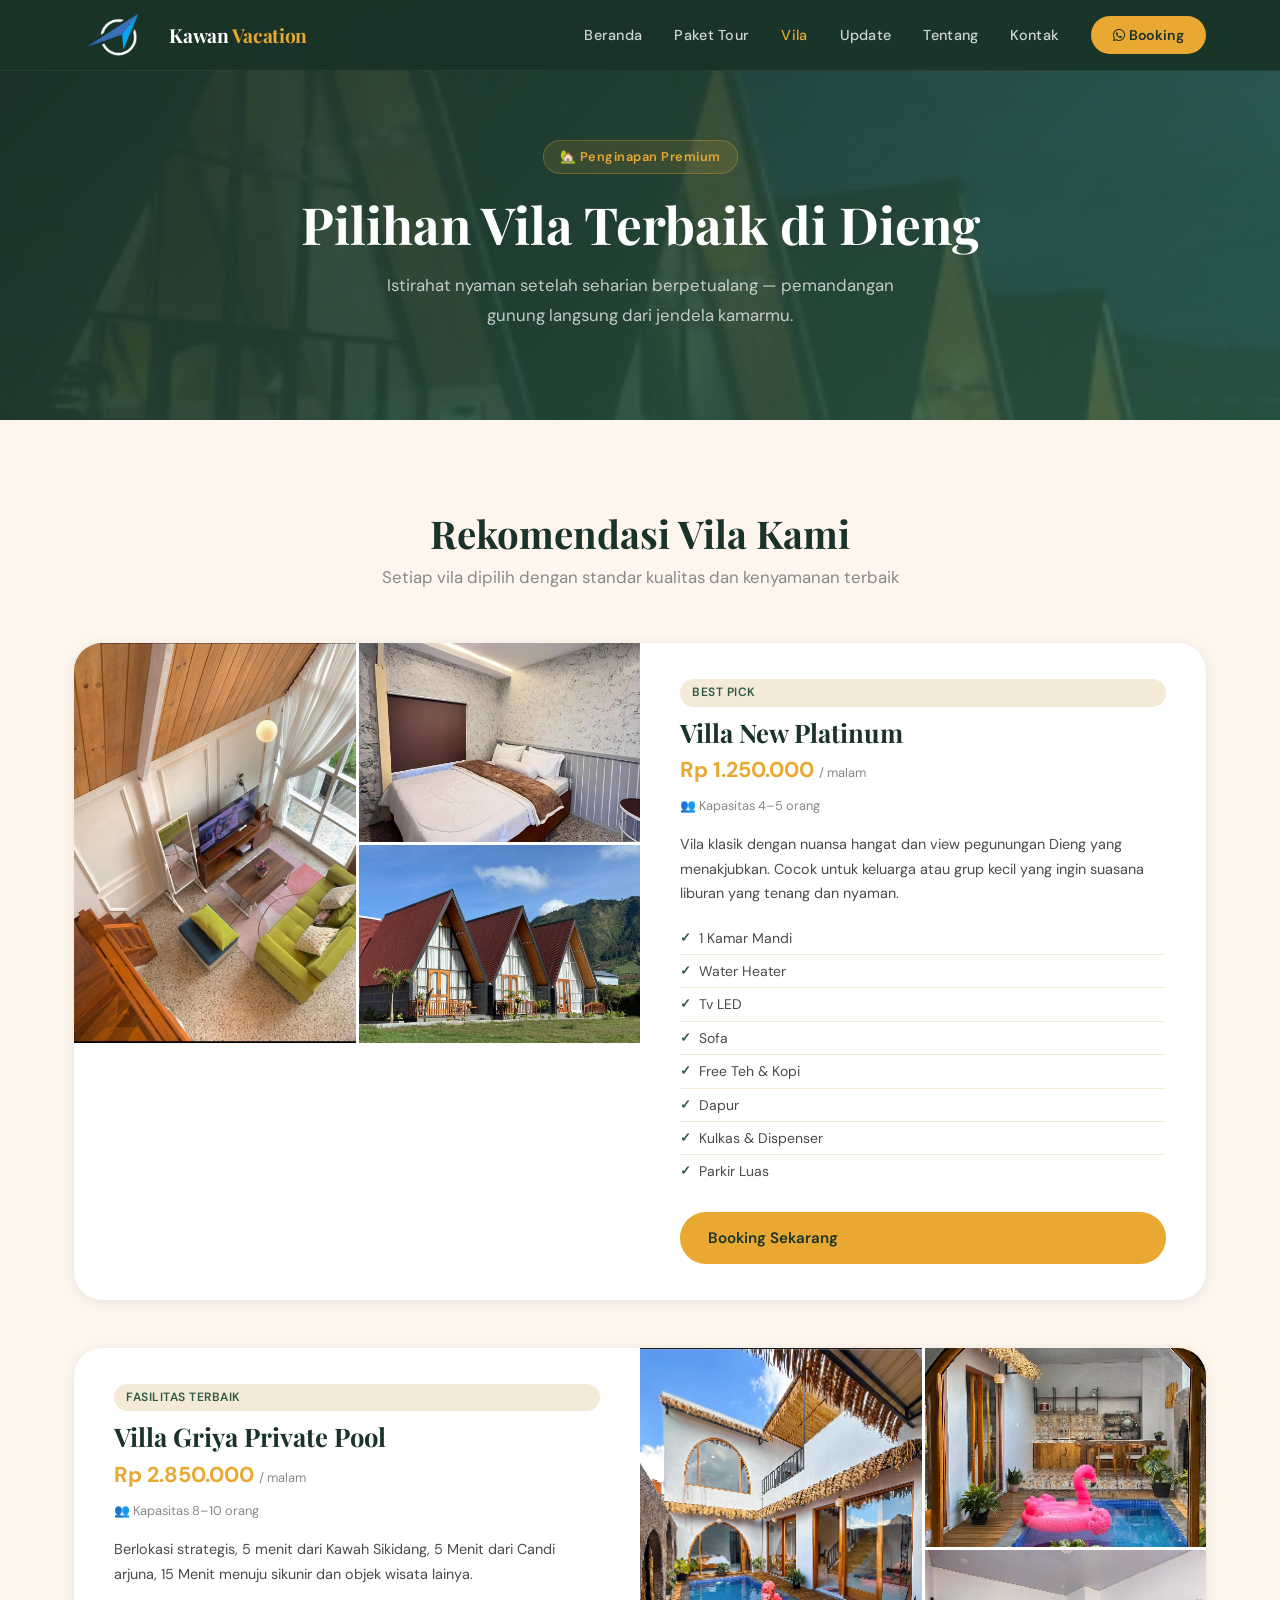
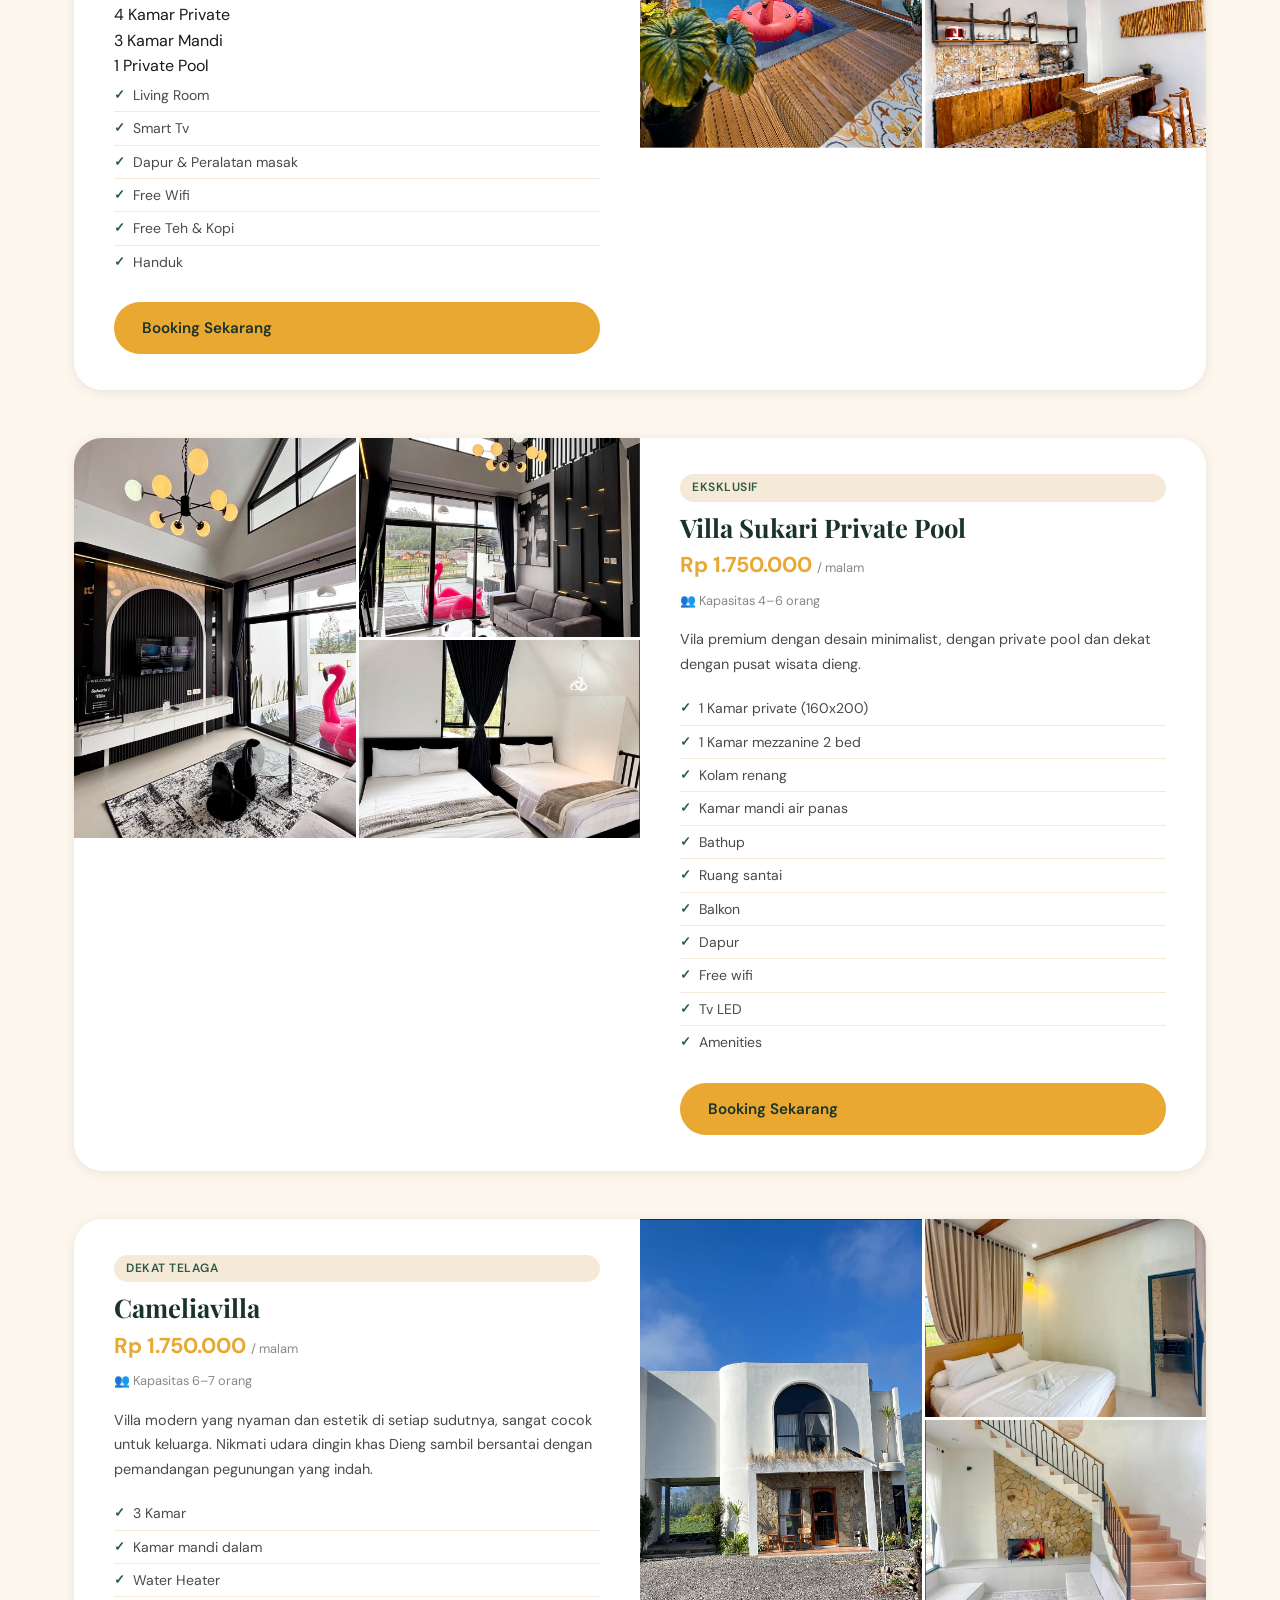
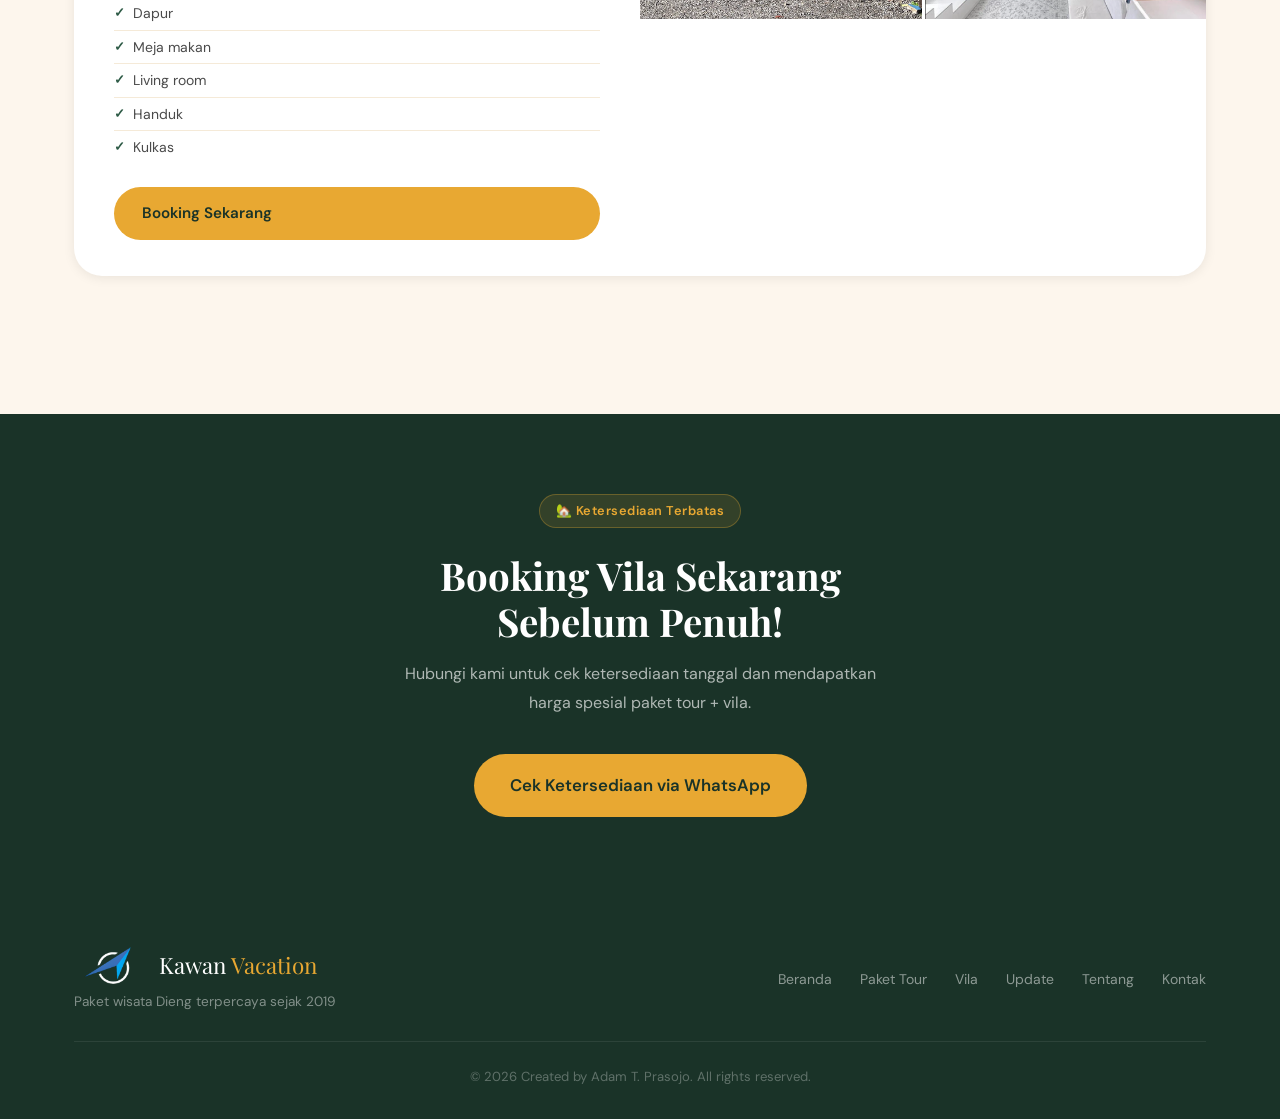
<file: vila.html>
<!DOCTYPE html>
<html lang="id">
<head>
  <meta charset="UTF-8" />
  <meta name="viewport" content="width=device-width, initial-scale=1.0" />
  <title>Vila di Dieng — Kawan Vacation</title>
  <meta name="description" content="Pilihan vila terbaik di Dieng. Nikmati penginapan nyaman dengan pemandangan gunung, udara segar, dan fasilitas lengkap bersama Kawan Vacation." />
  <link rel="stylesheet" href="css/style (1).css" />
  <link rel="stylesheet" href="https://cdnjs.cloudflare.com/ajax/libs/font-awesome/6.5.0/css/all.min.css">
</head>
<body>

  <!-- ========== NAVBAR ========== -->
  <nav class="navbar">
    <div class="container">
      <a href="index.html" class="navbar-logo">
        <div class="logo-icon">
    <img src="images/logo.png" alt="Kawan Vacation">
  </div>
  <div class="logo-text">Kawan <span>Vacation</span></div>
      </a>
      <ul class="navbar-links" id="navLinks">
        <li><a href="index.html">Beranda</a></li>
        <li><a href="tour.html">Paket Tour</a></li>
        <li><a href="vila.html" class="active">Vila</a></li>
        <li><a href="update.html">Update</a></li>
        <li><a href="about.html">Tentang</a></li>
        <li><a href="contact.html">Kontak</a></li>
        <li><a href="https://wa.me/6282241704850" class="navbar-cta" target="_blank"><i class="fa-brands fa-whatsapp"></i> Booking</a></li>
      </ul>
      <button class="hamburger" id="hamburger" aria-label="Menu">
        <span></span><span></span><span></span>
      </button>
    </div>
  </nav>

  <!-- ========== PAGE HERO ========== -->
  <section class="page-hero" style="background-image: linear-gradient(135deg, rgba(26,51,40,0.95) 0%, rgba(45,90,69,0.85) 100%), url('images/villa-1.jpg');">
    <div class="container">
      <span class="badge">🏡 Penginapan Premium</span>
      <h1>Pilihan Vila Terbaik di Dieng</h1>
      <p>Istirahat nyaman setelah seharian berpetualang — pemandangan gunung langsung dari jendela kamarmu.</p>
    </div>
  </section>

  <!-- ========== VILA LIST ========== -->
  <section class="section" style="background: var(--cream);">
    <div class="container">

      <div style="text-align:center; margin-bottom:52px;">
        <h2 class="section-title">Rekomendasi Vila Kami</h2>
        <p class="section-subtitle">Setiap vila dipilih dengan standar kualitas dan kenyamanan terbaik</p>
      </div>

      <!-- Villa New Platinum -->
      <div class="vila-card">
        <div class="vila-card-inner">
          <div class="vila-images">
            <div class="vila-img-main">
              <img src="images/villa1.jpg" alt="Vila Dieng Indah - Main" loading="lazy" />
            </div>
            <div class="vila-img-thumb">
              <img src="images/villa2.jpg" alt="Vila Dieng Indah - Kamar" loading="lazy" />
            </div>
            <div class="vila-img-thumb">
              <img src="images/villa3.jpg" alt="Vila Dieng Indah - Area" loading="lazy" />
            </div>
          </div>
          <div class="vila-content">
            <span class="card-label">Best Pick</span>
            <h3>Villa New Platinum</h3>
            <div class="card-price">Rp 1.250.000 <span>/ malam</span></div>
            <div class="vila-cap-tag">👥 Kapasitas 4–5 orang</div>
            <p class="card-desc">Vila klasik dengan nuansa hangat dan view pegunungan Dieng yang menakjubkan. Cocok untuk keluarga atau grup kecil yang ingin suasana liburan yang tenang dan nyaman.</p>
            <ul class="facility-list">
              <li>1 Kamar Mandi</li>
              <li>Water Heater</li>
              <li>Tv LED</li>
              <li>Sofa</li>
              <li>Free Teh & Kopi</li>
              <li>Dapur</li>
              <li>Kulkas & Dispenser</li>
              <li>Parkir Luas</li>
            </ul>
            <a href="https://wa.me/6282241704850?text=Saya%20ingin%20booking%20Vila%20Dieng%20Indah" class="btn btn-primary btn-wa">
              Booking Sekarang
            </a>
          </div>
        </div>
      </div>

      <!-- VIlla Griya -->
      <div class="vila-card">
        <div class="vila-card-inner" style="direction:rtl;">
          <div class="vila-images" style="direction:ltr;">
            <div class="vila-img-main">
              <img src="images/villa4.jpg" alt="Vila Sikunir View - Main" loading="lazy" />
            </div>
            <div class="vila-img-thumb">
              <img src="images/villa8.jpg" alt="Vila Sikunir View - Ruang" loading="lazy" />
            </div>
            <div class="vila-img-thumb">
              <img src="images/villa7.jpg" alt="Vila Sikunir View - Taman" loading="lazy" />
            </div>
          </div>
          <div class="vila-content" style="direction:ltr;">
            <span class="card-label">Fasilitas Terbaik</span>
            <h3>Villa Griya Private Pool</h3>
            <div class="card-price">Rp 2.850.000 <span>/ malam</span></div>
            <div class="vila-cap-tag">👥 Kapasitas 8–10 orang</div>
            <p class="card-desc">Berlokasi strategis, 5 menit dari Kawah Sikidang, 5 Menit dari Candi arjuna, 15 Menit menuju sikunir dan objek wisata lainya.</p>
            <ul>
            <li>4 Kamar Private</li>
            <li>3 Kamar Mandi</li>
            <li>1 Private Pool</li>
            </ul>
            <ul class="facility-list">
              <li>Living Room</li>
              <li>Smart Tv</li>
              <li>Dapur & Peralatan masak</li>
              <li>Free Wifi</li>
              <li>Free Teh & Kopi</li>
              <li>Handuk</li>
            </ul>
            <a href="https://wa.me/6282241704850?text=Saya%20ingin%20booking%20Vila%20Sikunir%20View" class="btn btn-primary btn-wa">
              Booking Sekarang
            </a>
          </div>
        </div>
      </div>

      <!-- Villa Sukari -->
      <div class="vila-card">
        <div class="vila-card-inner">
          <div class="vila-images">
            <div class="vila-img-main">
              <img src="images/villa3.1.jpg" alt="Vila Arjuna - Main" loading="lazy" />
            </div>
            <div class="vila-img-thumb">
              <img src="images/villa3.2.jpg" alt="Vila Arjuna - Interior" loading="lazy" />
            </div>
            <div class="vila-img-thumb">
              <img src="images/villa3.3.jpg" alt="Vila Arjuna - Teras" loading="lazy" />
            </div>
          </div>
          <div class="vila-content">
            <span class="card-label">Eksklusif</span>
            <h3>Villa Sukari Private Pool</h3>
            <div class="card-price">Rp 1.750.000 <span>/ malam</span></div>
            <div class="vila-cap-tag">👥 Kapasitas 4–6 orang</div>
            <p class="card-desc">Vila premium dengan desain minimalist, dengan private pool dan dekat dengan pusat wisata dieng.</p>
            <ul class="facility-list">
              <li>1 Kamar private (160x200)</li>
              <li>1 Kamar mezzanine 2 bed</li>
              <li>Kolam renang</li>
              <li>Kamar mandi air panas</li>
              <li>Bathup</li>
              <li>Ruang santai</li>
              <li>Balkon</li>
              <li>Dapur</li>
              <li>Free wifi</li>
              <li>Tv LED</li>
              <li>Amenities</li>
            </ul>
            <a href="https://wa.me/6282241704850?text=Saya%20ingin%20booking%20Vila%20Arjuna" class="btn btn-primary btn-wa">
              Booking Sekarang
            </a>
          </div>
        </div>
      </div>

      <!-- Camelia Villa -->
      <div class="vila-card">
        <div class="vila-card-inner" style="direction:rtl;">
          <div class="vila-images" style="direction:ltr;">
            <div class="vila-img-main">
              <img src="images/vila4.1.jpg" alt="Vila Telaga Warna - Main" loading="lazy" />
            </div>
            <div class="vila-img-thumb">
              <img src="images/vila4.2.jpg" alt="Vila Telaga Warna - Kamar" loading="lazy" />
            </div>
            <div class="vila-img-thumb">
              <img src="images/vila4.3.jpg" alt="Vila Telaga Warna - Teras" loading="lazy" />
            </div>
          </div>
          <div class="vila-content" style="direction:ltr;">
            <span class="card-label">Dekat Telaga</span>
            <h3>Cameliavilla</h3>
            <div class="card-price">Rp 1.750.000 <span>/ malam</span></div>
            <div class="vila-cap-tag">👥 Kapasitas 6–7 orang</div>
            <p class="card-desc">Villa modern yang nyaman dan estetik di setiap sudutnya, sangat cocok untuk keluarga. Nikmati udara dingin khas Dieng sambil bersantai dengan pemandangan pegunungan yang indah.</p>
            <ul class="facility-list">
              <li>3 Kamar</li>
              <li>Kamar mandi dalam</li>
              <li>Water Heater</li>
              <li>Dapur</li>
              <li>Meja makan</li>
              <li>Living room</li>
              <li>Handuk</li>
              <li>Kulkas</li>
            </ul>
            <a href="https://wa.me/6282241704850?text=Saya%20ingin%20booking%20Vila%20Telaga%20Warna" class="btn btn-primary btn-wa">
              Booking Sekarang
            </a>
          </div>
        </div>
      </div>

    </div>
  </section>

  <!-- ========== CTA BANNER ========== -->
  <section class="cta-banner">
    <div class="container">
      <span class="badge" style="display:inline-flex; margin-bottom:16px;">🏡 Ketersediaan Terbatas</span>
      <h2>Booking Vila Sekarang<br/>Sebelum Penuh!</h2>
      <p>Hubungi kami untuk cek ketersediaan tanggal dan mendapatkan harga spesial paket tour + vila.</p>
      <a href="https://wa.me/6282241704850?text=Saya%20ingin%20tanya%20ketersediaan%20vila%20di%20Dieng" class="btn btn-primary btn-lg btn-wa">
        Cek Ketersediaan via WhatsApp
      </a>
    </div>
  </section>

  <!-- ========== FOOTER ========== -->
  <footer class="footer">
    <div class="container">
      <div class="footer-inner">
        <div class="footer-brand">
          <div class="footer-logo">
          <img src="images/logo.png" alt="Kawan Vacation">
          <div class="logo-text">Kawan <span>Vacation</span></div>
        </div>
          <p>Paket wisata Dieng terpercaya sejak 2019</p>
        </div>
        <ul class="footer-links">
          <li><a href="index.html">Beranda</a></li>
          <li><a href="tour.html">Paket Tour</a></li>
          <li><a href="vila.html">Vila</a></li>
          <li><a href="update.html">Update</a></li>
          <li><a href="about.html">Tentang</a></li>
          <li><a href="contact.html">Kontak</a></li>
        </ul>
      </div>
      <p class="footer-copy">© 2026 Created by Adam T. Prasojo. All rights reserved.</p>
    </div>
  </footer>

  <script>
    const hamburger = document.getElementById('hamburger');
    const navLinks  = document.getElementById('navLinks');
    hamburger.addEventListener('click', () => navLinks.classList.toggle('open'));
  </script>
</body>
</html>
</file>
<file: css/style (1).css>
/* ============================================
   KAWAN VACATION — Shared Design System
   ============================================ */

@import url('https://fonts.googleapis.com/css2?family=Playfair+Display:wght@600;700;800&family=DM+Sans:wght@300;400;500;600&display=swap');

/* --- CSS Variables --- */
:root {
  --green-dark:   #1a3328;
  --green-mid:    #2d5a45;
  --green-light:  #3d7a5e;
  --gold:         #e8a832;
  --gold-light:   #f5c842;
  --cream:        #fdf6ed;
  --cream-dark:   #f5ead8;
  --white:        #ffffff;
  --text-dark:    #1a1a1a;
  --text-mid:     #4a4a4a;
  --text-muted:   #888888;
  --shadow-sm:    0 2px 12px rgba(0,0,0,0.08);
  --shadow-md:    0 6px 28px rgba(0,0,0,0.12);
  --shadow-lg:    0 16px 48px rgba(0,0,0,0.18);
  --radius-sm:    10px;
  --radius-md:    18px;
  --radius-lg:    28px;
  --radius-full:  999px;
  --transition:   all 0.3s cubic-bezier(0.4, 0, 0.2, 1);
}

/* --- Reset --- */
*, *::before, *::after { box-sizing: border-box; margin: 0; padding: 0; }
html { scroll-behavior: smooth; }
body {
  font-family: 'DM Sans', sans-serif;
  background: var(--cream);
  color: var(--text-dark);
  line-height: 1.6;
  -webkit-font-smoothing: antialiased;
}
img { display: block; width: 100%; object-fit: cover; }
a { text-decoration: none; color: inherit; }
ul { list-style: none; }

/* --- Typography --- */
.font-display { font-family: 'Playfair Display', serif; }

h1, h2, h3 { font-family: 'Playfair Display', serif; line-height: 1.2; }

/* --- Layout --- */
.container {
  max-width: 1180px;
  margin: 0 auto;
  padding: 0 24px;
}

.section {
  padding: 90px 0;
}

.section-title {
  font-size: clamp(1.8rem, 3vw, 2.6rem);
  color: var(--green-dark);
  margin-bottom: 8px;
}
.section-subtitle {
  font-size: 1.05rem;
  color: var(--text-muted);
  margin-bottom: 52px;
}

/* --- Navbar --- */
.navbar {
  position: fixed;
  top: 0; left: 0; right: 0;
  z-index: 999;
  background: rgba(26, 51, 40, 0.96);
  backdrop-filter: blur(12px);
  -webkit-backdrop-filter: blur(12px);
  border-bottom: 1px solid rgba(255,255,255,0.06);
  transition: var(--transition);
}

.navbar .container {
  display: flex;
  align-items: center;
  justify-content: space-between;
  height: 70px;
}

.navbar-logo {
  display: flex;
  align-items: center;
  gap: 10px;
}
.navbar-logo .logo-icon {
  width: auto;
  height: auto;
  background: none;
  border-radius: 0;
  padding: 0;
}
.navbar-logo .logo-icon img {
  height: 48px;   /* bebas: 48–60px */
  width: auto;
  display: block;
}

.navbar-logo .logo-text {
  font-family: 'Playfair Display', serif;
  font-size: 1.2rem;
  font-weight: 700;
  color: var(--white);
  letter-spacing: -0.3px;
}
.navbar-logo .logo-text span { color: var(--gold); }

.navbar-links {
  display: flex;
  gap: 32px;
}
.navbar-links a {
  color: rgba(255,255,255,0.8);
  font-size: 0.9rem;
  font-weight: 500;
  transition: var(--transition);
  letter-spacing: 0.3px;
}
.navbar-links a:hover,
.navbar-links a.active { color: var(--gold); }

.navbar-cta {
  background: var(--gold);
  color: var(--green-dark) !important;
  font-weight: 600 !important;
  padding: 10px 22px;
  border-radius: var(--radius-full);
  font-size: 0.875rem !important;
  transition: var(--transition) !important;
  white-space: nowrap;
}
.navbar-cta:hover {
  background: var(--gold-light) !important;
  transform: translateY(-1px);
  box-shadow: 0 4px 16px rgba(232,168,50,0.4) !important;
}

/* Hamburger */
.hamburger {
  display: none;
  flex-direction: column;
  gap: 5px;
  background: none;
  border: none;
  cursor: pointer;
  padding: 4px;
}
.hamburger span {
  display: block;
  width: 24px; height: 2px;
  background: var(--white);
  border-radius: 2px;
  transition: var(--transition);
}

/* --- Buttons --- */
.btn {
  display: inline-flex;
  align-items: center;
  gap: 8px;
  padding: 14px 28px;
  border-radius: var(--radius-full);
  font-family: 'DM Sans', sans-serif;
  font-size: 0.95rem;
  font-weight: 600;
  cursor: pointer;
  border: none;
  transition: var(--transition);
  white-space: nowrap;
}
.btn-primary {
  background: var(--gold);
  color: var(--green-dark);
}
.btn-primary:hover {
  background: var(--gold-light);
  transform: translateY(-2px);
  box-shadow: 0 8px 24px rgba(232,168,50,0.45);
}
.btn-outline {
  background: transparent;
  color: var(--white);
  border: 2px solid rgba(255,255,255,0.5);
}
.btn-outline:hover {
  background: rgba(255,255,255,0.1);
  border-color: var(--white);
}
.btn-green {
  background: var(--green-mid);
  color: var(--white);
}
.btn-green:hover {
  background: var(--green-dark);
  transform: translateY(-2px);
  box-shadow: 0 8px 24px rgba(26,51,40,0.3);
}
.btn-full { width: 100%; justify-content: center; }
.btn-lg { padding: 18px 36px; font-size: 1.05rem; }
.btn-wa::before { content: none !important; }

/* --- Cards --- */
.card {
  background: var(--white);
  border-radius: var(--radius-md);
  overflow: hidden;
  box-shadow: var(--shadow-sm);
  transition: var(--transition);
}
.card:hover {
  transform: translateY(-6px);
  box-shadow: var(--shadow-md);
}
.card-img {
  height: 220px;
  overflow: hidden;
  position: relative;
  background: var(--cream-dark);
}
.card-img img {
  height: 100%;
  transition: transform 0.5s ease;
}
.card:hover .card-img img { transform: scale(1.06); }
.card-body { padding: 24px; }
.card-label {
  display: inline-block;
  background: var(--cream-dark);
  color: var(--green-mid);
  font-size: 0.75rem;
  font-weight: 600;
  padding: 4px 12px;
  border-radius: var(--radius-full);
  margin-bottom: 10px;
  letter-spacing: 0.5px;
  text-transform: uppercase;
}
.card-title {
  font-size: 1.2rem;
  color: var(--green-dark);
  margin-bottom: 6px;
}
.card-price {
  font-size: 1.35rem;
  font-weight: 700;
  color: var(--gold);
  margin-bottom: 12px;
}
.card-price span {
  font-size: 0.8rem;
  font-weight: 400;
  color: var(--text-muted);
}
.card-desc {
  font-size: 0.9rem;
  color: var(--text-mid);
  margin-bottom: 20px;
  line-height: 1.7;
}

/* Facility list */
.facility-list {
  margin-bottom: 20px;
}
.facility-list li {
  font-size: 0.875rem;
  color: var(--text-mid);
  padding: 5px 0;
  display: flex;
  align-items: center;
  gap: 8px;
  border-bottom: 1px solid var(--cream-dark);
}
.facility-list li:last-child { border-bottom: none; }
.facility-list li::before {
  content: "✓";
  color: var(--green-mid);
  font-weight: 700;
  font-size: 0.8rem;
  flex-shrink: 0;
}

/* --- Grid --- */
.grid-2 { display: grid; grid-template-columns: repeat(2, 1fr); gap: 28px; }
.grid-3 { display: grid; grid-template-columns: repeat(3, 1fr); gap: 28px; }
.grid-4 { display: grid; grid-template-columns: repeat(4, 1fr); gap: 24px; }

/* --- Badge --- */
.badge {
  display: inline-flex;
  align-items: center;
  gap: 6px;
  background: rgba(232,168,50,0.12);
  color: var(--gold);
  border: 1px solid rgba(232,168,50,0.3);
  padding: 6px 16px;
  border-radius: var(--radius-full);
  font-size: 0.8rem;
  font-weight: 600;
  letter-spacing: 0.5px;
}

/* ============================================
   HERO SECTION
   ============================================ */
.hero {
  min-height: 100vh;
  background:
    linear-gradient(165deg, rgba(10,28,20,0.88) 0%, rgba(30,70,50,0.72) 60%, rgba(10,28,20,0.9) 100%),
    url('images/tour-2.jpg') center/cover no-repeat;
  display: flex;
  align-items: center;
  padding: 120px 0 80px;
  position: relative;
  overflow: hidden;
}
.hero::after {
  content: '';
  position: absolute;
  bottom: -2px; left: 0; right: 0;
  height: 80px;
  background: var(--cream);
  clip-path: ellipse(55% 100% at 50% 100%);
}

.hero-content {
  max-width: 680px;
}
.hero-badge { margin-bottom: 20px; }
.hero-title {
  font-size: clamp(2.2rem, 4.5vw, 3.6rem);
  color: var(--white);
  line-height: 1.15;
  margin-bottom: 16px;
  letter-spacing: -0.5px;
}
.hero-title em {
  font-style: normal;
  color: var(--gold);
  display: block;
}
.hero-subtitle {
  font-size: 1.05rem;
  color: rgba(255,255,255,0.75);
  margin-bottom: 40px;
  max-width: 500px;
  line-height: 1.8;
}

/* Package Pills in Hero */
.hero-packages {
  display: flex;
  flex-wrap: wrap;
  gap: 10px;
  margin-bottom: 40px;
}
.pkg-pill {
  background: rgba(255,255,255,0.1);
  border: 1px solid rgba(255,255,255,0.2);
  backdrop-filter: blur(8px);
  border-radius: var(--radius-full);
  padding: 8px 16px;
  font-size: 0.82rem;
  color: var(--white);
  transition: var(--transition);
  cursor: default;
}
.pkg-pill:hover {
  background: rgba(232,168,50,0.2);
  border-color: var(--gold);
  color: var(--gold);
}
.pkg-pill strong { color: var(--gold-light); font-weight: 600; }

.hero-cta { display: flex; gap: 14px; flex-wrap: wrap; }

/* ============================================
   TRUST / RATING SECTION
   ============================================ */
.trust-section {
  padding: 60px 0;
  background: var(--white);
}
.trust-inner {
  display: flex;
  align-items: center;
  justify-content: space-between;
  gap: 40px;
  flex-wrap: wrap;
}
.trust-rating {
  display: flex;
  align-items: center;
  gap: 16px;
}
.rating-score {
  font-family: 'Playfair Display', serif;
  font-size: 3.2rem;
  font-weight: 700;
  color: var(--green-dark);
  line-height: 1;
}
.rating-stars { font-size: 1.2rem; letter-spacing: 2px; }
.rating-label { font-size: 0.85rem; color: var(--text-muted); margin-top: 2px; }
.trust-divider {
  width: 1px;
  height: 60px;
  background: var(--cream-dark);
}
.trust-stat {
  text-align: center;
}
.trust-stat .number {
  font-family: 'Playfair Display', serif;
  font-size: 1.8rem;
  font-weight: 700;
  color: var(--green-dark);
}
.trust-stat .label {
  font-size: 0.8rem;
  color: var(--text-muted);
  text-transform: uppercase;
  letter-spacing: 0.5px;
}
.trust-text {
  max-width: 320px;
  font-size: 0.95rem;
  color: var(--text-mid);
  line-height: 1.7;
}
.trust-text strong { color: var(--green-dark); }

/* ============================================
   FEATURED PACKAGES
   ============================================ */
.featured-packages {
  background: var(--cream);
}
.section-header {
  display: flex;
  align-items: flex-end;
  justify-content: space-between;
  margin-bottom: 52px;
  flex-wrap: wrap;
  gap: 16px;
}
.section-header .left { }

/* ============================================
   TOUR PAGE — MAIN PACKAGES
   ============================================ */
.tour-hero {
  background:
    linear-gradient(135deg, rgba(26,51,40,0.95) 0%, rgba(45,90,69,0.85) 100%),
    url('images/tour-1.jpg') center/cover no-repeat;
  padding: 140px 0 90px;
  text-align: center;
}
.tour-hero h1 { color: var(--white); margin-bottom: 14px; }
.tour-hero p  { color: rgba(255,255,255,0.72); font-size: 1.05rem; }

.pickup-tag {
  display: inline-flex;
  align-items: center;
  gap: 6px;
  background: var(--cream-dark);
  color: var(--green-mid);
  font-size: 0.8rem;
  font-weight: 600;
  padding: 5px 12px;
  border-radius: var(--radius-full);
  margin-bottom: 12px;
}

/* ============================================
   EXTRA PAKET — 2 col layout
   ============================================ */
.extra-section { background: var(--white); }

.extra-item {
  display: grid;
  grid-template-columns: 1fr 1fr;
  gap: 0;
  border-radius: var(--radius-md);
  overflow: hidden;
  box-shadow: var(--shadow-sm);
  margin-bottom: 32px;
  background: var(--white);
  transition: var(--transition);
}
.extra-item:hover { box-shadow: var(--shadow-md); }
.extra-item.reverse { direction: rtl; }
.extra-item.reverse > * { direction: ltr; }

.extra-img {
  height: 320px;
  overflow: hidden;
  position: relative;
  background: var(--cream-dark);
}
.extra-img img { height: 100%; object-fit: cover; transition: transform 0.5s ease; }
.extra-item:hover .extra-img img { transform: scale(1.04); }

.extra-content {
  padding: 36px 40px;
  display: flex;
  flex-direction: column;
  justify-content: center;
}
.extra-content .card-label { margin-bottom: 10px; }
.extra-content h3 {
  font-size: 1.5rem;
  color: var(--green-dark);
  margin-bottom: 6px;
}
.extra-content .card-price { margin-bottom: 6px; }
.extra-min {
  font-size: 0.82rem;
  color: var(--text-muted);
  margin-bottom: 18px;
}
.extra-content .facility-list { margin-bottom: 24px; }

/* Jeep zones */
.jeep-zones {
  display: flex;
  flex-direction: column;
  gap: 8px;
  margin-bottom: 20px;
}
.jeep-zone {
  display: flex;
  align-items: center;
  justify-content: space-between;
  background: var(--cream);
  border-radius: var(--radius-sm);
  padding: 10px 16px;
  font-size: 0.875rem;
}
.jeep-zone .zone-name { font-weight: 600; color: var(--green-dark); }
.jeep-zone .zone-price { color: var(--gold); font-weight: 700; }
.jeep-zone .zone-cap { color: var(--text-muted); font-size: 0.78rem; }

/* ============================================
   VEHICLE RENTAL
   ============================================ */
.vehicle-section { background: var(--cream); }
.vehicle-section .section-hero-sub {
  text-align: center;
  margin-bottom: 48px;
}
.vehicle-section .start-from {
  display: inline-block;
  background: var(--green-dark);
  color: var(--gold);
  padding: 8px 24px;
  border-radius: var(--radius-full);
  font-size: 0.95rem;
  font-weight: 600;
  margin-top: 10px;
}

.vehicle-card {
  background: var(--white);
  border-radius: var(--radius-md);
  overflow: hidden;
  box-shadow: var(--shadow-sm);
  transition: var(--transition);
  text-align: center;
}
.vehicle-card:hover {
  transform: translateY(-5px);
  box-shadow: var(--shadow-md);
}
.vehicle-card .card-img { height: 180px; }
.vehicle-card .card-body { padding: 20px; }
.vehicle-card h3 { font-size: 1rem; color: var(--green-dark); margin-bottom: 4px; }
.vehicle-card .v-price { font-size: 1.15rem; font-weight: 700; color: var(--gold); margin-bottom: 4px; }
.vehicle-card .v-cap { font-size: 0.8rem; color: var(--text-muted); }

.vehicle-cta-wrap {
  text-align: center;
  margin-top: 48px;
}

/* ============================================
   FOOTER
   ============================================ */
.footer {
  background: var(--green-dark);
  color: rgba(255,255,255,0.6);
  padding: 48px 0 32px;
}
.footer-logo {
  display: flex;
  align-items: center;
  gap: 10px;
}

.footer-logo img {
  height: 42px;
  width: auto;
}
.footer-inner {
  display: flex;
  align-items: center;
  justify-content: space-between;
  flex-wrap: wrap;
  gap: 20px;
  padding-bottom: 28px;
  border-bottom: 1px solid rgba(255,255,255,0.08);
  margin-bottom: 24px;
}
.footer-brand .logo-text {
  font-family: 'Playfair Display', serif;
  font-size: 1.4rem;
  color: var(--white);
}
.footer-brand .logo-text span { color: var(--gold); }
.footer-brand p {
  font-size: 0.85rem;
  color: rgba(255,255,255,0.45);
  margin-top: 4px;
}
.footer-links {
  display: flex;
  gap: 28px;
}
.footer-links a {
  font-size: 0.875rem;
  color: rgba(255,255,255,0.5);
  transition: var(--transition);
}
.footer-links a:hover { color: var(--gold); }
.footer-copy {
  text-align: center;
  font-size: 0.82rem;
  color: rgba(255,255,255,0.3);
}

/* ============================================
   RESPONSIVE
   ============================================ */
@media (max-width: 1024px) {
  .grid-4 { grid-template-columns: repeat(2, 1fr); }
}

@media (max-width: 768px) {
  .section { padding: 64px 0; }

  .navbar-links { display: none; }
  .navbar-links.open {
    display: flex;
    flex-direction: column;
    position: absolute;
    top: 70px; left: 0; right: 0;
    background: var(--green-dark);
    padding: 20px 24px;
    gap: 18px;
    border-bottom: 1px solid rgba(255,255,255,0.1);
  }
  .hamburger { display: flex; }

  .grid-2, .grid-3, .grid-4 { grid-template-columns: 1fr; }

  .trust-inner { flex-direction: column; align-items: flex-start; }
  .trust-divider { display: none; }

  .section-header { flex-direction: column; align-items: flex-start; }

  .extra-item, .extra-item.reverse {
    grid-template-columns: 1fr;
    direction: ltr;
  }
  .extra-img { height: 240px; }

  .hero-packages { gap: 8px; }
  .pkg-pill { font-size: 0.78rem; padding: 7px 13px; }

  .footer-inner { flex-direction: column; }
  .footer-links { flex-wrap: wrap; gap: 16px; }
}

@media (max-width: 480px) {
  .hero-title { font-size: 2rem; }
  .hero-cta { flex-direction: column; }
  .btn-lg { width: 100%; justify-content: center; }
}

/* ============================================
   PAGE HERO (reusable sub-page banner)
   ============================================ */
.page-hero {
  background:
    linear-gradient(135deg, rgba(26,51,40,0.95) 0%, rgba(45,90,69,0.85) 100%),
    url('images/tour-1.jpg') center/cover no-repeat;
  padding: 140px 0 90px;
  text-align: center;
}
.page-hero h1 {
  color: var(--white);
  font-size: clamp(2rem, 4vw, 3.2rem);
  margin-bottom: 14px;
}
.page-hero p {
  color: rgba(255,255,255,0.72);
  font-size: 1.05rem;
  max-width: 520px;
  margin: 0 auto;
  line-height: 1.8;
}
.page-hero .badge { margin-bottom: 20px; display: inline-flex; }

/* ============================================
   NEWS / UPDATE PAGE
   ============================================ */
.news-card {
  background: var(--white);
  border-radius: var(--radius-md);
  overflow: hidden;
  box-shadow: var(--shadow-sm);
  transition: var(--transition);
  display: flex;
  flex-direction: column;
}
.news-card:hover {
  transform: translateY(-6px);
  box-shadow: var(--shadow-md);
}
.news-card .card-img { height: 210px; }
.news-card .card-img img { height: 100%; transition: transform 0.5s ease; }
.news-card:hover .card-img img { transform: scale(1.06); }

.news-body {
  padding: 24px;
  display: flex;
  flex-direction: column;
  flex: 1;
}
.news-meta {
  display: flex;
  align-items: center;
  gap: 10px;
  margin-bottom: 12px;
  flex-wrap: wrap;
}
.news-date {
  font-size: 0.78rem;
  color: var(--text-muted);
  display: flex;
  align-items: center;
  gap: 4px;
}
.news-title {
  font-size: 1.1rem;
  color: var(--green-dark);
  margin-bottom: 10px;
  line-height: 1.4;
}
.news-excerpt {
  font-size: 0.875rem;
  color: var(--text-mid);
  line-height: 1.75;
  flex: 1;
  margin-bottom: 20px;
}
.btn-text {
  background: none;
  border: none;
  color: var(--green-mid);
  font-family: 'DM Sans', sans-serif;
  font-size: 0.875rem;
  font-weight: 600;
  cursor: pointer;
  padding: 0;
  display: inline-flex;
  align-items: center;
  gap: 6px;
  transition: var(--transition);
}
.btn-text:hover {
  color: var(--gold);
  gap: 10px;
}

/* ============================================
   VILA PAGE
   ============================================ */
.vila-card {
  background: var(--white);
  border-radius: var(--radius-lg);
  overflow: hidden;
  box-shadow: var(--shadow-sm);
  margin-bottom: 48px;
  transition: var(--transition);
}
.vila-card:hover { box-shadow: var(--shadow-md); }

.vila-card-inner {
  display: grid;
  grid-template-columns: 1fr 1fr;
}
.vila-images {
  display: grid;
  grid-template-rows: 1fr 1fr;
  grid-template-columns: 1fr 1fr;
  gap: 3px;
  height: 400px;
  overflow: hidden;
}
.vila-img-main {
  grid-row: 1 / 3;
  grid-column: 1 / 2;
  overflow: hidden;
  background: var(--cream-dark);
}
.vila-img-main img { height: 100%; object-fit: cover; transition: transform 0.5s ease; }
.vila-card:hover .vila-img-main img { transform: scale(1.05); }

.vila-img-thumb {
  overflow: hidden;
  background: var(--cream-dark);
}
.vila-img-thumb img { height: 100%; object-fit: cover; transition: transform 0.4s ease; }
.vila-card:hover .vila-img-thumb img { transform: scale(1.06); }

.vila-content {
  padding: 36px 40px;
  display: flex;
  flex-direction: column;
  justify-content: center;
}
.vila-content .card-label { margin-bottom: 10px; }
.vila-content h3 {
  font-size: 1.6rem;
  color: var(--green-dark);
  margin-bottom: 6px;
}
.vila-content .card-price { margin-bottom: 8px; }
.vila-cap-tag {
  display: inline-flex;
  align-items: center;
  gap: 5px;
  font-size: 0.8rem;
  color: var(--text-muted);
  margin-bottom: 16px;
}
.vila-content .card-desc { margin-bottom: 16px; }
.vila-content .facility-list { margin-bottom: 24px; }

/* ============================================
   CONTACT PAGE
   ============================================ */
.contact-info-grid {
  display: grid;
  grid-template-columns: repeat(3, 1fr);
  gap: 24px;
  margin-bottom: 60px;
}
.contact-info-card {
  background: var(--white);
  border-radius: var(--radius-md);
  padding: 32px 24px;
  text-align: center;
  box-shadow: var(--shadow-sm);
  transition: var(--transition);
}
.contact-info-card:hover {
  transform: translateY(-4px);
  box-shadow: var(--shadow-md);
}
.contact-icon {
  width: 56px; height: 56px;
  background: var(--cream-dark);
  border-radius: var(--radius-md);
  display: flex; align-items: center; justify-content: center;
  font-size: 1.5rem;
  margin: 0 auto 16px;
}
.contact-info-card h4 {
  font-family: 'Playfair Display', serif;
  font-size: 1rem;
  color: var(--green-dark);
  margin-bottom: 6px;
}
.contact-info-card p {
  font-size: 0.875rem;
  color: var(--text-mid);
  line-height: 1.6;
}
.contact-info-card a {
  color: var(--green-mid);
  font-weight: 600;
  transition: var(--transition);
}
.contact-info-card a:hover { color: var(--gold); }

/* Contact form + map two-col */
.contact-two-col {
  display: grid;
  grid-template-columns: 1fr 1fr;
  gap: 40px;
  align-items: start;
}
.contact-form-wrap {
  background: var(--white);
  border-radius: var(--radius-md);
  padding: 40px;
  box-shadow: var(--shadow-sm);
}
.contact-form-wrap h3 {
  font-size: 1.4rem;
  color: var(--green-dark);
  margin-bottom: 24px;
}
.form-group {
  margin-bottom: 20px;
}
.form-group label {
  display: block;
  font-size: 0.85rem;
  font-weight: 600;
  color: var(--text-dark);
  margin-bottom: 7px;
  letter-spacing: 0.2px;
}
.form-group input,
.form-group textarea {
  width: 100%;
  padding: 13px 16px;
  background: var(--cream);
  border: 1.5px solid var(--cream-dark);
  border-radius: var(--radius-sm);
  font-family: 'DM Sans', sans-serif;
  font-size: 0.9rem;
  color: var(--text-dark);
  transition: var(--transition);
  outline: none;
  resize: none;
}
.form-group input:focus,
.form-group textarea:focus {
  border-color: var(--green-mid);
  background: var(--white);
  box-shadow: 0 0 0 3px rgba(45,90,69,0.1);
}
.form-group input::placeholder,
.form-group textarea::placeholder { color: var(--text-muted); }

.map-wrap {
  display: flex;
  flex-direction: column;
  gap: 20px;
}
.map-wrap h3 {
  font-size: 1.4rem;
  color: var(--green-dark);
}
.map-placeholder {
  width: 100%;
  height: 320px;
  border-radius: var(--radius-md);
  overflow: hidden;
  background: var(--cream-dark);
  border: 2px dashed rgba(45,90,69,0.2);
  display: flex;
  flex-direction: column;
  align-items: center;
  justify-content: center;
  gap: 8px;
  color: var(--text-muted);
  font-size: 0.9rem;
}
.map-placeholder .map-icon { font-size: 2.5rem; }
.map-placeholder strong { color: var(--green-mid); font-size: 1rem; }

/* ============================================
   ABOUT PAGE
   ============================================ */
.about-story-grid {
  display: grid;
  grid-template-columns: 1fr 1fr;
  gap: 64px;
  align-items: center;
}
.about-story-img {
  border-radius: var(--radius-lg);
  overflow: hidden;
  height: 480px;
  box-shadow: var(--shadow-lg);
  position: relative;
}
.about-story-img img { height: 100%; object-fit: cover; }
.about-story-img .img-badge {
  position: absolute;
  bottom: 24px; left: 24px;
  background: var(--green-dark);
  color: var(--white);
  padding: 14px 20px;
  border-radius: var(--radius-md);
  display: flex;
  align-items: center;
  gap: 12px;
  box-shadow: var(--shadow-md);
}
.about-story-img .img-badge .badge-num {
  font-family: 'Playfair Display', serif;
  font-size: 1.8rem;
  font-weight: 700;
  color: var(--gold);
  line-height: 1;
}
.about-story-img .img-badge .badge-label {
  font-size: 0.78rem;
  color: rgba(255,255,255,0.7);
  max-width: 80px;
  line-height: 1.4;
}

.about-story-text .badge { margin-bottom: 20px; }
.about-story-text h2 {
  font-size: clamp(1.7rem, 2.8vw, 2.4rem);
  color: var(--green-dark);
  margin-bottom: 20px;
  line-height: 1.25;
}
.about-story-text p {
  font-size: 0.96rem;
  color: var(--text-mid);
  line-height: 1.85;
  margin-bottom: 16px;
}
.about-values {
  display: flex;
  flex-direction: column;
  gap: 14px;
  margin: 24px 0 32px;
}
.about-value {
  display: flex;
  align-items: flex-start;
  gap: 14px;
  background: var(--cream);
  border-radius: var(--radius-sm);
  padding: 14px 16px;
}
.about-value .v-icon {
  font-size: 1.3rem;
  flex-shrink: 0;
  margin-top: 1px;
}
.about-value h4 {
  font-size: 0.9rem;
  color: var(--green-dark);
  margin-bottom: 2px;
}
.about-value p {
  font-size: 0.82rem;
  color: var(--text-muted);
  margin: 0;
  line-height: 1.5;
}

/* Team */
.team-grid {
  display: grid;
  grid-template-columns: repeat(4, 1fr);
  gap: 24px;
}
.team-card {
  background: var(--white);
  border-radius: var(--radius-md);
  overflow: hidden;
  box-shadow: var(--shadow-sm);
  text-align: center;
  transition: var(--transition);
}
.team-card:hover {
  transform: translateY(-5px);
  box-shadow: var(--shadow-md);
}
.team-photo {
  height: 200px;
  overflow: hidden;
  background: var(--cream-dark);
}
.team-photo img { height: 100%; object-fit: cover; transition: transform 0.4s ease; }
.team-card:hover .team-photo img { transform: scale(1.05); }
.team-info {
  padding: 20px 16px;
}
.team-info h4 {
  font-size: 1rem;
  color: var(--green-dark);
  margin-bottom: 4px;
}
.team-role {
  font-size: 0.8rem;
  color: var(--text-muted);
  text-transform: uppercase;
  letter-spacing: 0.5px;
}

/* Legal section */
.legal-section { background: var(--cream); }
.legal-inner {
  display: grid;
  grid-template-columns: 1fr 1fr;
  gap: 48px;
  align-items: center;
}
.legal-img-wrap {
  border-radius: var(--radius-md);
  overflow: hidden;
  box-shadow: var(--shadow-md);
  height: 360px;
  background: var(--cream-dark);
}
.legal-img-wrap img { height: 100%; object-fit: cover; }
.legal-content .badge { margin-bottom: 20px; }
.legal-content h2 {
  font-size: clamp(1.6rem, 2.5vw, 2.2rem);
  color: var(--green-dark);
  margin-bottom: 16px;
}
.legal-content p {
  font-size: 0.95rem;
  color: var(--text-mid);
  line-height: 1.8;
  margin-bottom: 16px;
}
.legal-badges {
  display: flex;
  flex-wrap: wrap;
  gap: 10px;
  margin-top: 24px;
}
.legal-badge {
  display: flex;
  align-items: center;
  gap: 8px;
  background: var(--white);
  border: 1px solid var(--cream-dark);
  border-radius: var(--radius-sm);
  padding: 10px 16px;
  font-size: 0.85rem;
  color: var(--green-dark);
  font-weight: 500;
  box-shadow: var(--shadow-sm);
}
.legal-badge span { font-size: 1.1rem; }

/* Big CTA Banner (reused across pages) */
.cta-banner {
  background: var(--green-dark);
  padding: 80px 0;
  text-align: center;
}
.cta-banner h2 {
  font-size: clamp(1.8rem, 3vw, 2.8rem);
  color: var(--white);
  margin-bottom: 16px;
  margin-top: 8px;
}
.cta-banner p {
  color: rgba(255,255,255,0.65);
  font-size: 1rem;
  max-width: 480px;
  margin: 0 auto 36px;
  line-height: 1.8;
}

/* ============================================
   NEW PAGES — RESPONSIVE ADDITIONS
   ============================================ */
@media (max-width: 1024px) {
  .team-grid { grid-template-columns: repeat(2, 1fr); }
}
@media (max-width: 768px) {
  .contact-info-grid { grid-template-columns: 1fr; }
  .contact-two-col   { grid-template-columns: 1fr; }
  .about-story-grid  { grid-template-columns: 1fr; }
  .about-story-img   { height: 320px; }
  .legal-inner       { grid-template-columns: 1fr; }
  .legal-img-wrap    { height: 260px; }
  .team-grid         { grid-template-columns: repeat(2, 1fr); }
  .vila-card-inner   { grid-template-columns: 1fr; }
  .vila-images       { height: 280px; }
  .vila-content      { padding: 28px 24px; }
  .contact-form-wrap { padding: 28px 20px; }
  .cta-banner        { padding: 60px 0; }
}
@media (max-width: 480px) {
  .team-grid { grid-template-columns: 1fr; }
}
</file>
